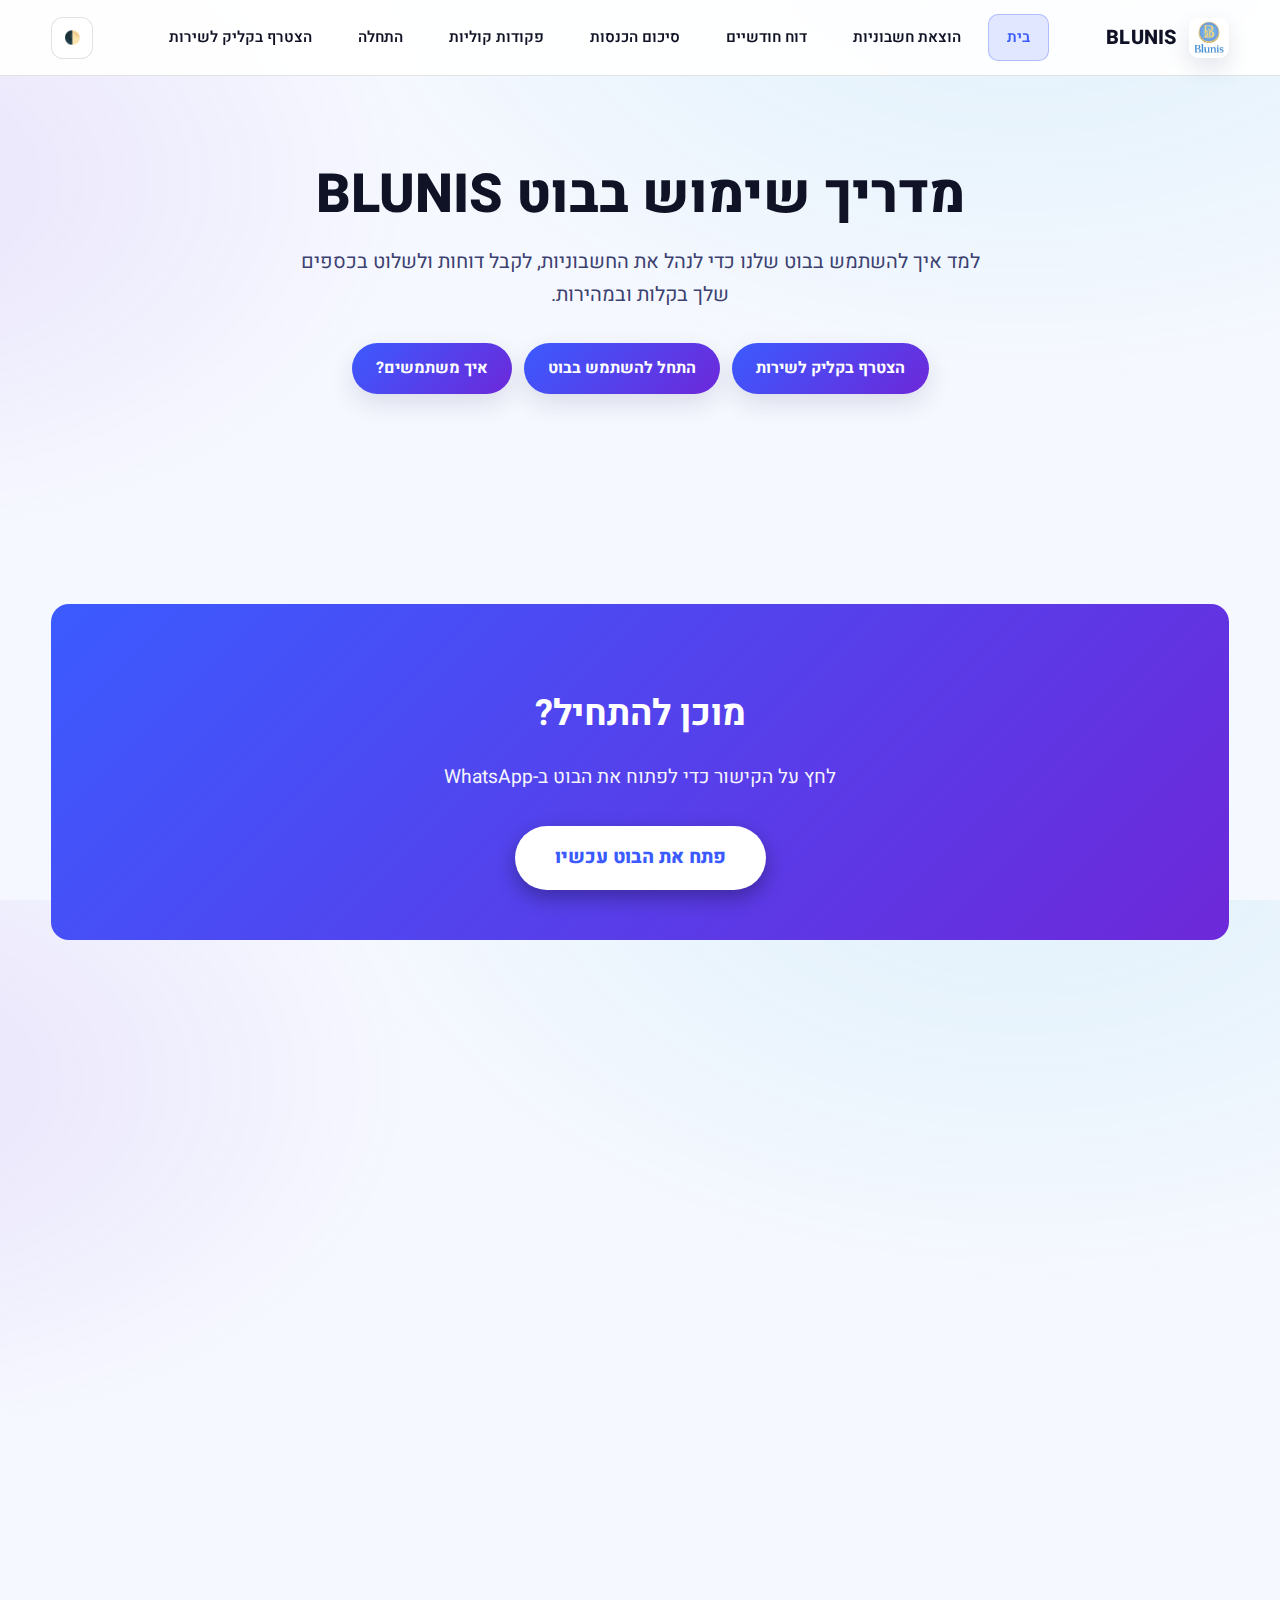
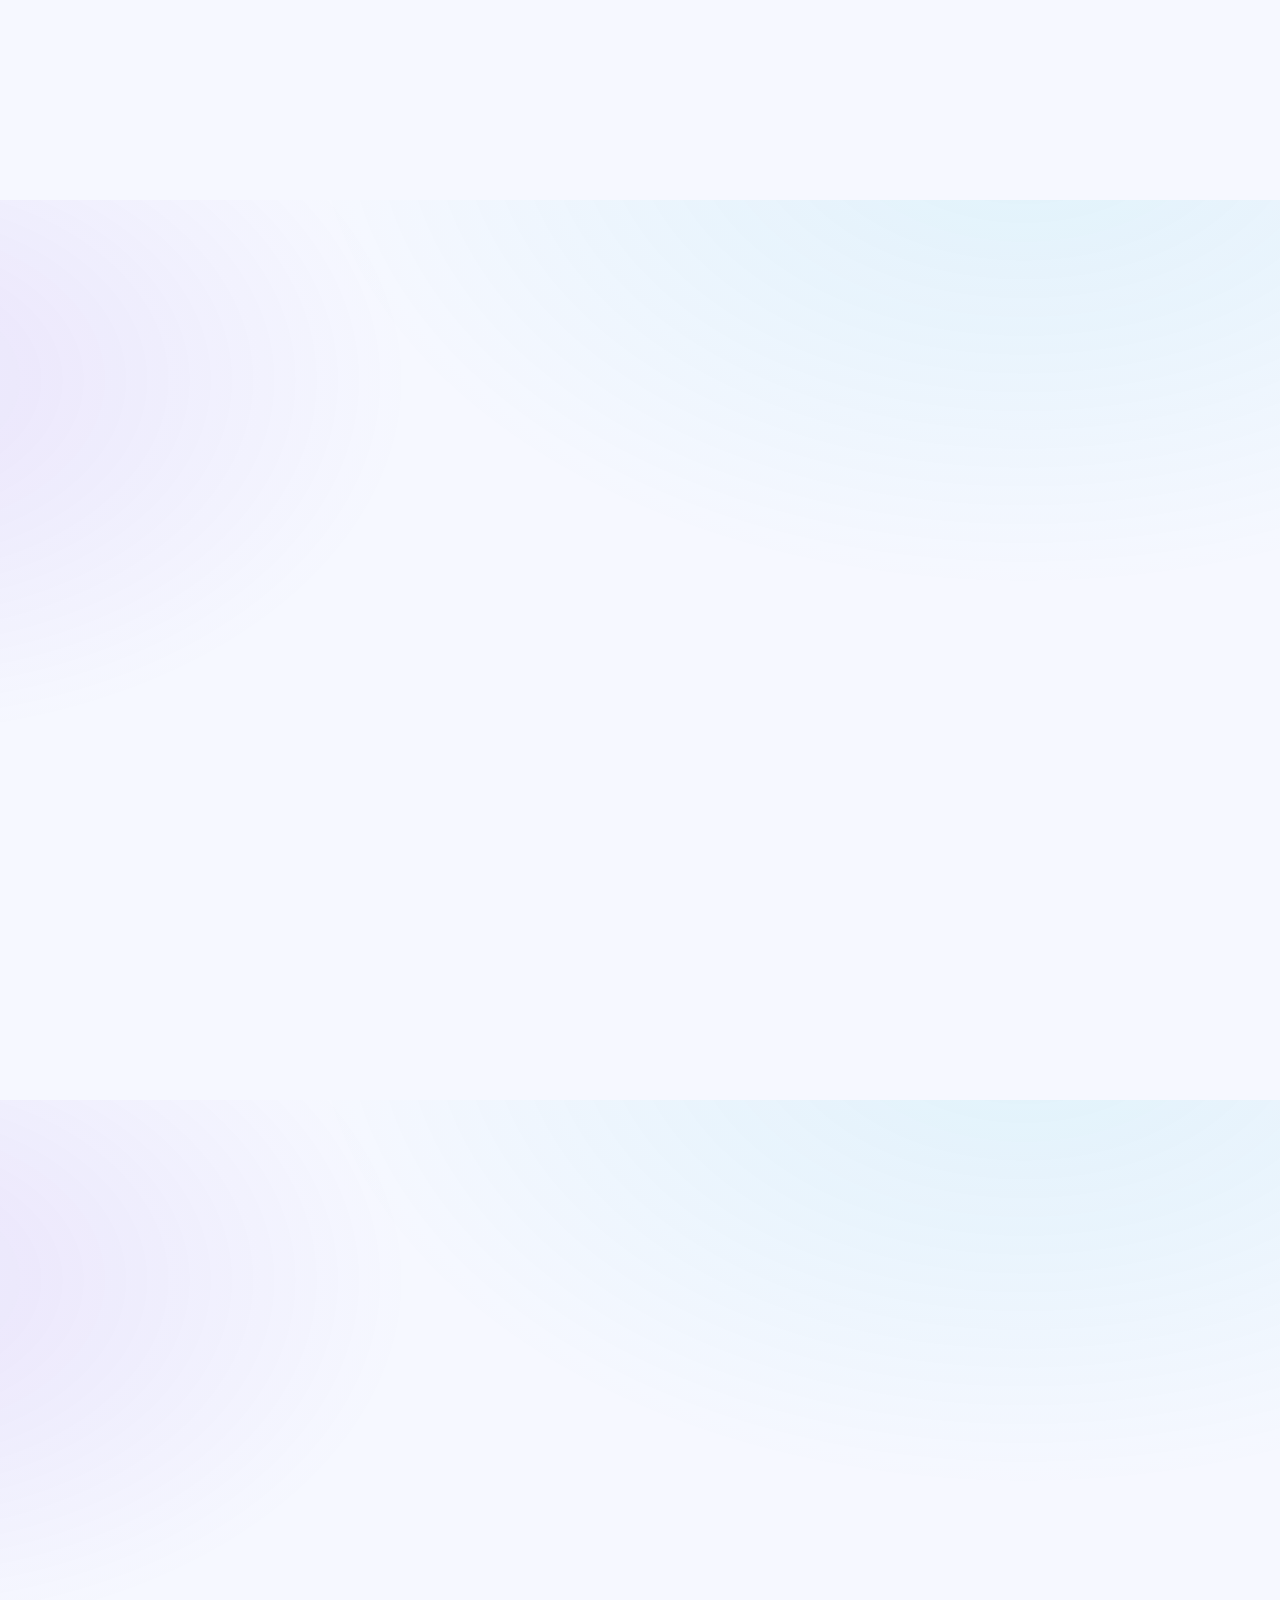
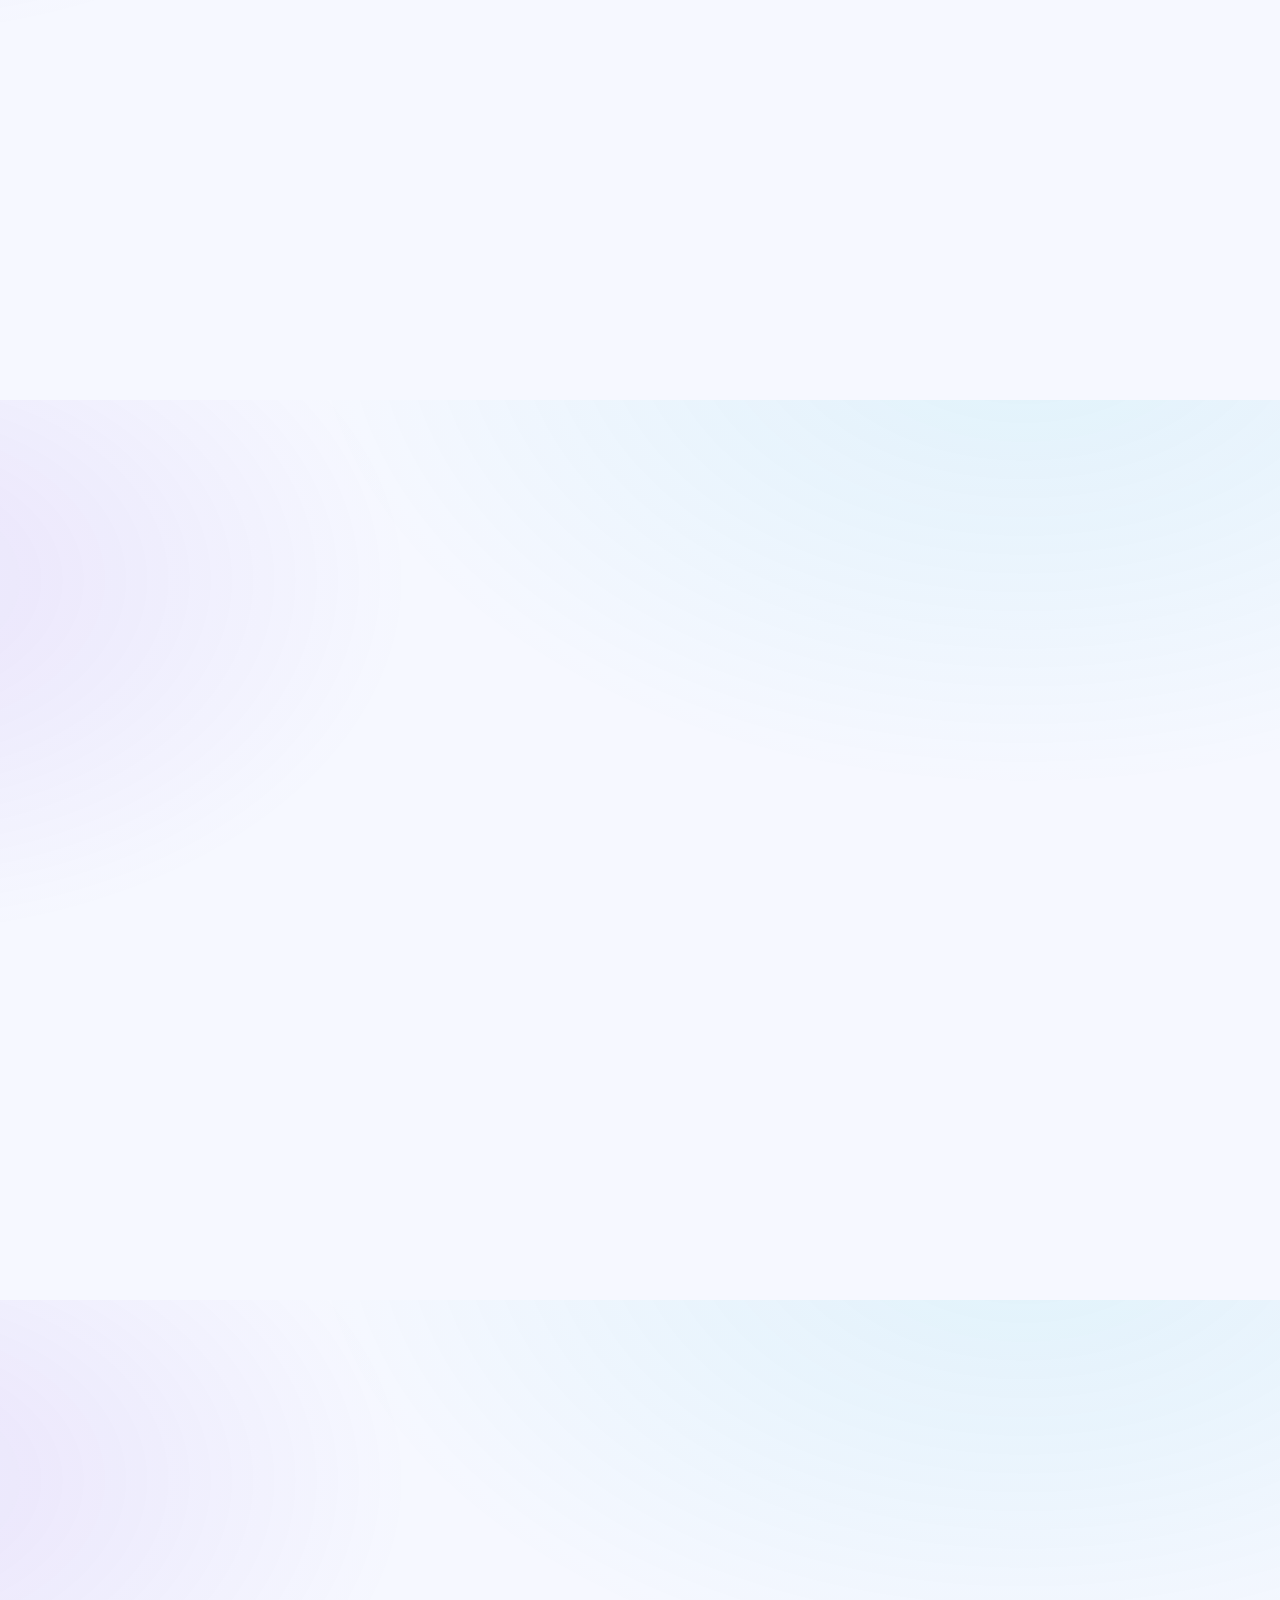
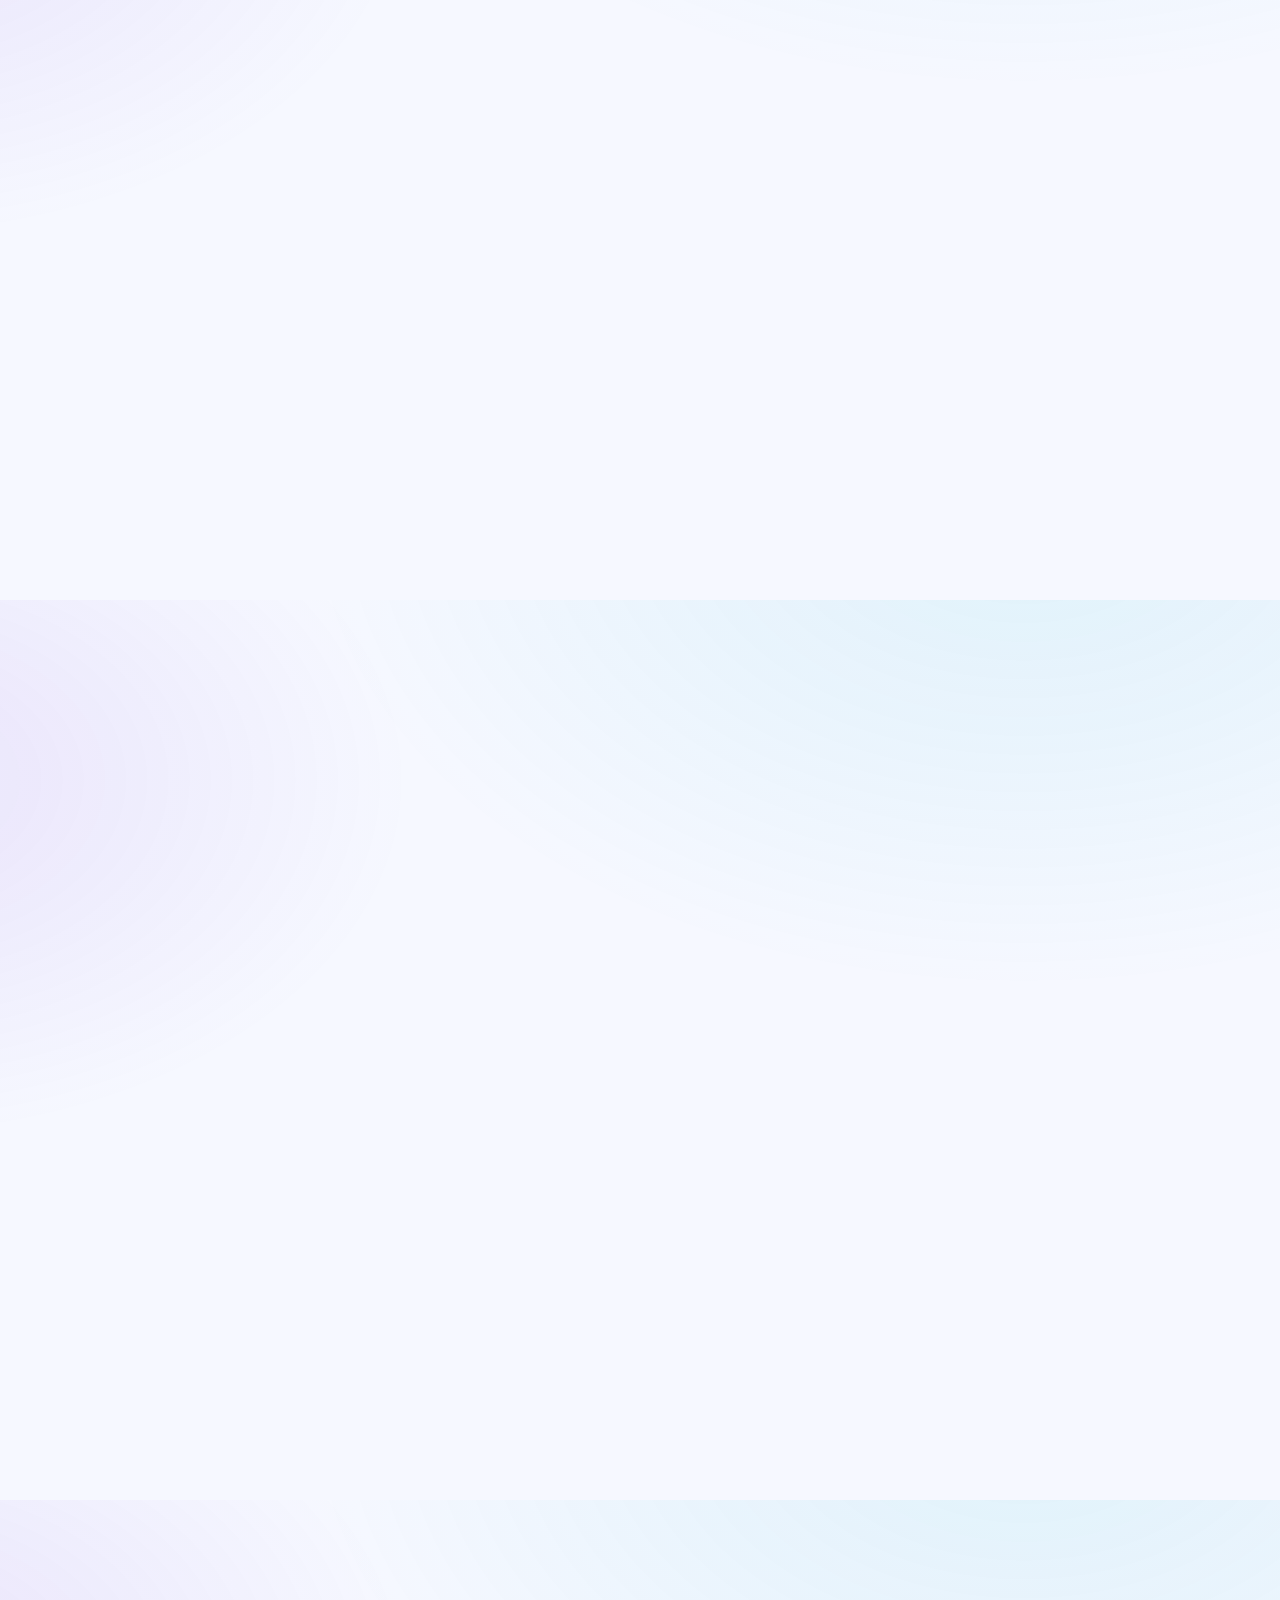
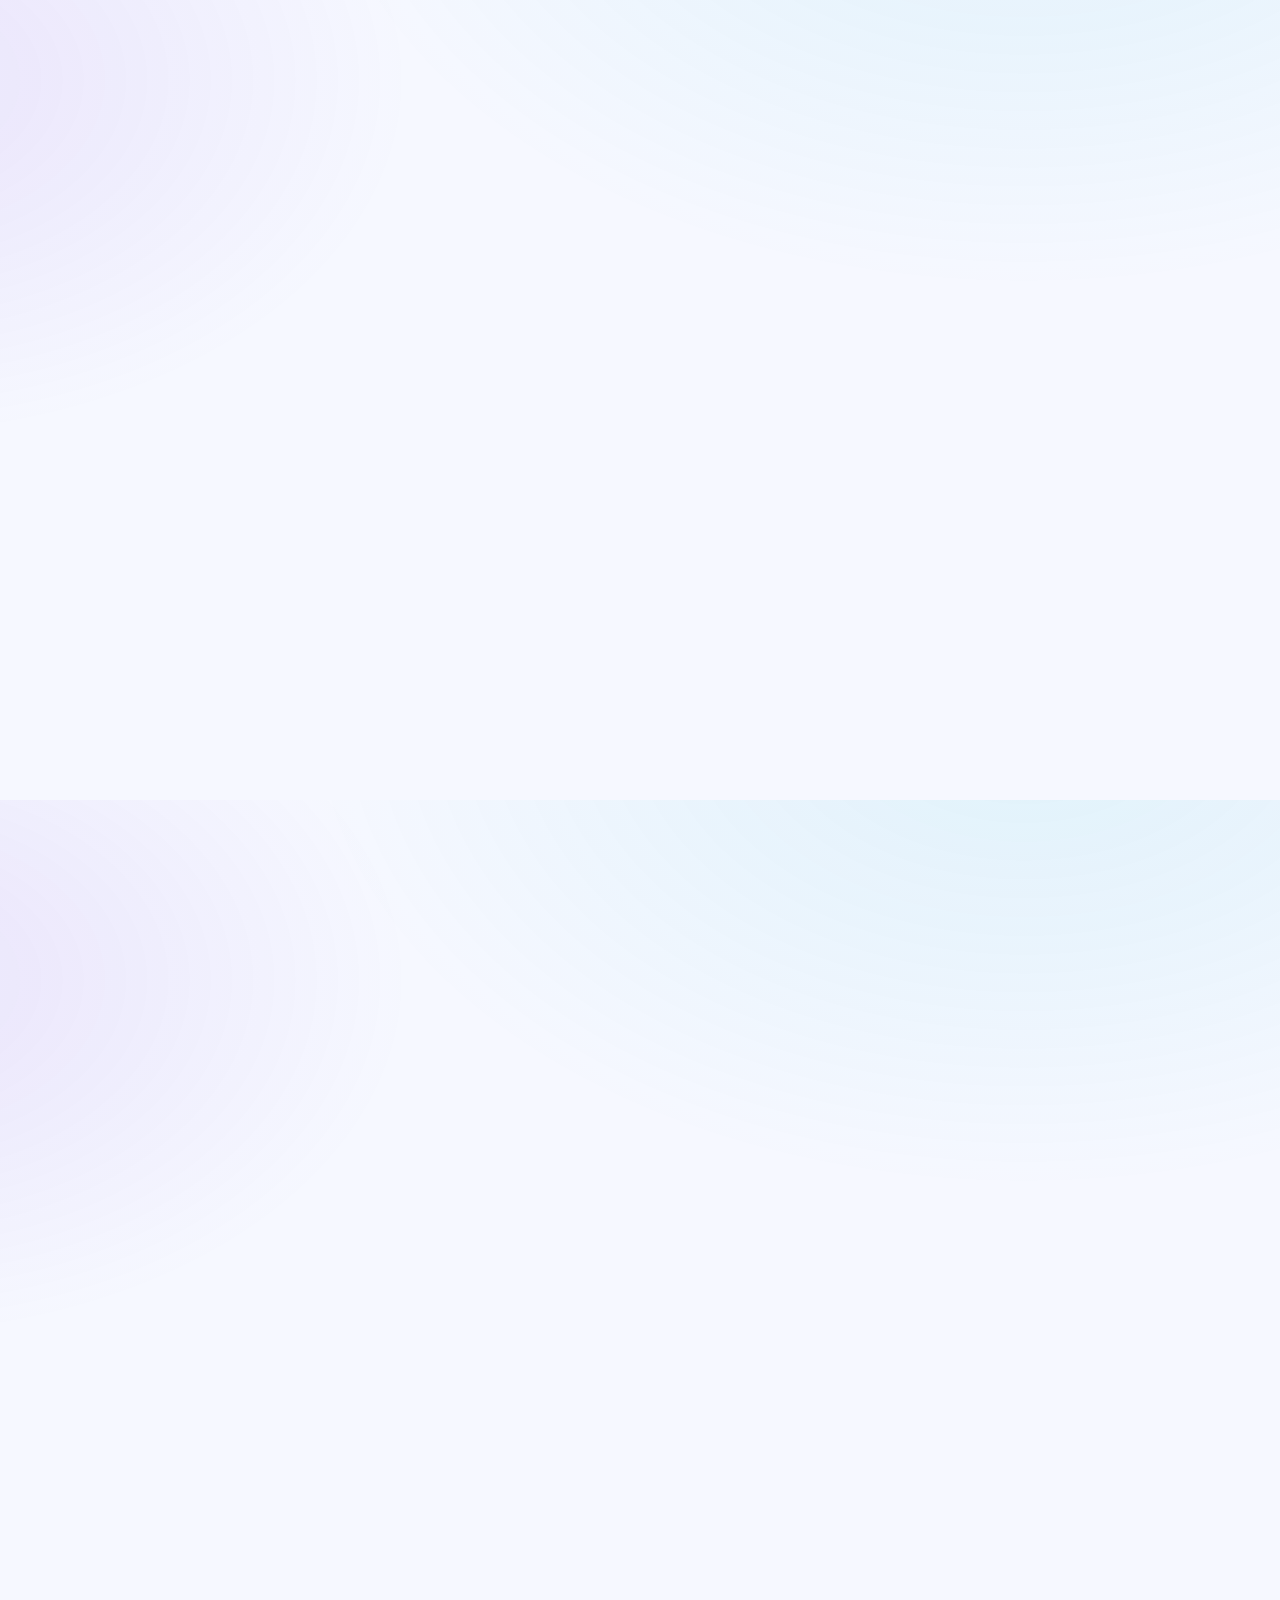
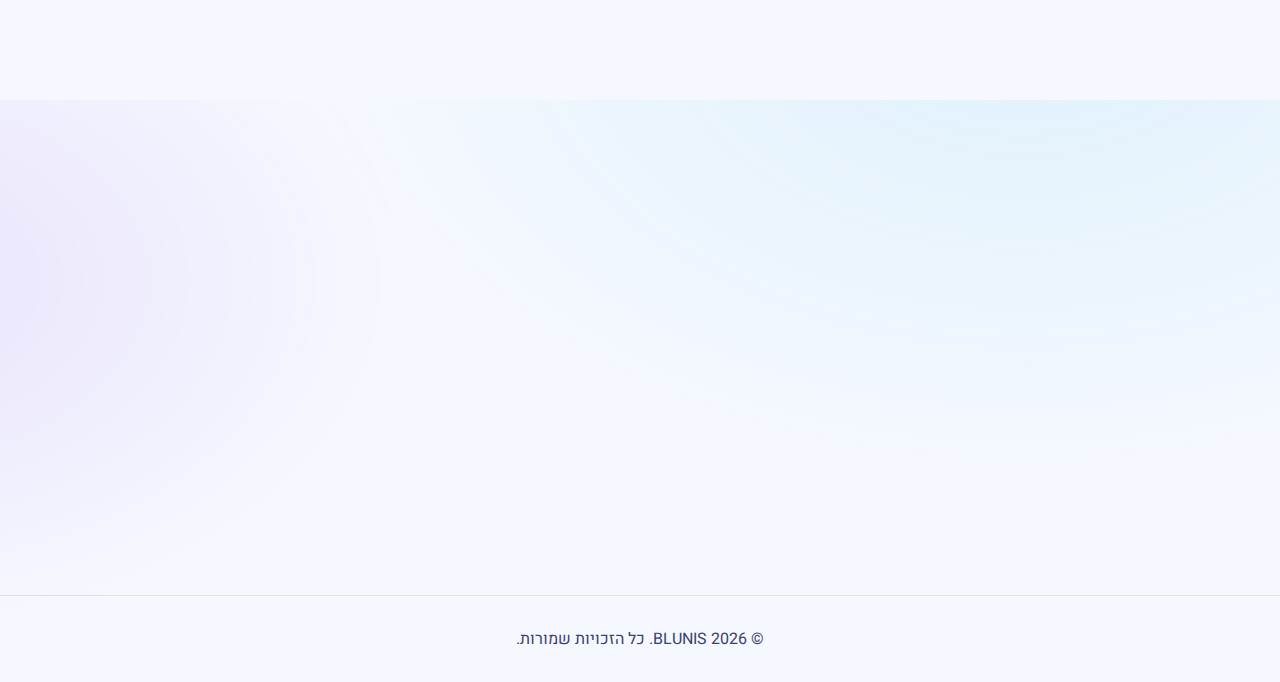
<file: index.html>
<!DOCTYPE html>
<html lang="he" dir="rtl" class="light">
<head>
  <meta charset="utf-8" />
  <meta name="viewport" content="width=device-width, initial-scale=1" />
  <title>מדריך שימוש בבוט BLUNIS</title>
  <meta name="description" content="מדריך מפורט לשימוש בבוט BLUNIS - יצירת חשבוניות, קבלת דוחות, סיכומי הכנסות ועוד" />
  <link rel="icon" type="image/x-icon" href="logo/logo.ico" />
  <link rel="icon" type="image/png" href="logo/logo.png" />
  <link rel="apple-touch-icon" href="logo/logo.png" />
  <link href="https://fonts.googleapis.com/css2?family=Heebo:wght@400;500;700;800&display=swap" rel="stylesheet">

  <style>
    /* =========================
       Design System
       ========================= */
    :root {
      --bg: #0f1220;
      --surface: #151933;
      --surface-2: #1b2040;
      --text: #e9ebff;
      --muted: #bac2ff;
      --brand: #6c8cff;
      --brand-2: #86e3ff;
      --accent: #a78bfa;
      --card: #0f1329;
      --ok: #22c55e;
      --shadow: 0 10px 30px rgba(0,0,0,.35);
      --radius: 18px;
    }
    :root.light {
      --bg: #f6f8ff;
      --surface: #ffffff;
      --surface-2: #eef2ff;
      --text: #101225;
      --muted: #3c4270;
      --brand: #3b5bff;
      --brand-2: #06b6d4;
      --accent: #6d28d9;
      --card: #ffffff;
      --shadow: 0 10px 25px rgba(23,35,80,.12);
    }

    * { box-sizing: border-box }
    html, body { height: 100% }
    body {
      margin: 0;
      font-family: "Heebo", system-ui, -apple-system, Segoe UI, Roboto, Arial, "Noto Sans Hebrew", sans-serif;
      background:
        radial-gradient(1200px 800px at 80% -10%, color-mix(in oklab, var(--brand-2) 10%, transparent), transparent 60%),
        radial-gradient(900px 600px at -10% 20%, color-mix(in oklab, var(--accent) 10%, transparent), transparent 60%),
        var(--bg);
      color: var(--text);
      line-height: 1.65;
      scroll-behavior: smooth;
    }

    a { color: inherit; text-decoration: none }
    img { max-width: 100%; display: block; border-radius: var(--radius) }
    .container { width: min(1200px, 92vw); margin: 0 auto }

    /* ===== Header ===== */
    header.navbar {
      position: sticky; top: 0; z-index: 40;
      backdrop-filter: blur(10px);
      background: color-mix(in oklab, var(--surface) 92%, transparent);
      border-bottom: 1px solid color-mix(in oklab, var(--text) 12%, transparent);
    }
    .nav-inner { display: flex; align-items: center; justify-content: space-between; padding: 14px 0 }
    .brand { display: flex; align-items: center; gap: 12px; font-weight: 800; font-size: 1.25rem; letter-spacing: .3px }
    .brand-logo {
      width: 40px; height: 40px; border-radius: 10px;
      object-fit: contain; display: block; box-shadow: var(--shadow);
    }

    .nav-menu {
      display: flex; align-items: center; gap: 8px; flex: 1; justify-content: center;
    }
    .nav-link {
      padding: 10px 18px; border-radius: 10px; font-weight: 600; font-size: 0.95rem;
      color: var(--text); transition: all .2s ease; white-space: nowrap;
      border: 1px solid transparent;
    }
    .nav-link:hover {
      background: color-mix(in oklab, var(--surface-2) 80%, transparent);
      color: var(--brand);
      transform: translateY(-1px);
    }
    .nav-link.active {
      background: color-mix(in oklab, var(--brand) 15%, transparent);
      color: var(--brand);
      border-color: color-mix(in oklab, var(--brand) 30%, transparent);
    }

    .actions { display: flex; align-items: center; gap: 10px }
    .menu-toggle {
      display: none;
      width: 42px; height: 42px; border-radius: 12px; cursor: pointer;
      border: 1px solid color-mix(in oklab, var(--text) 12%, transparent);
      background: var(--surface); align-items: center; justify-content: center;
      flex-direction: column; gap: 5px;
    }
    .menu-toggle span {
      width: 20px; height: 2px; background: var(--text); border-radius: 2px;
      transition: all .3s ease;
    }
    .menu-toggle.active span:nth-child(1) { transform: rotate(45deg) translate(6px, 6px); }
    .menu-toggle.active span:nth-child(2) { opacity: 0; }
    .menu-toggle.active span:nth-child(3) { transform: rotate(-45deg) translate(6px, -6px); }
    .btn, button.btn {
      padding: 12px 24px; border-radius: 999px; border: 1px solid color-mix(in oklab, var(--text) 12%, transparent);
      background: linear-gradient(180deg, color-mix(in oklab, var(--surface) 85%, transparent), var(--surface-2));
      color: var(--text); font-weight: 700; box-shadow: var(--shadow);
      transition: transform .12s ease, box-shadow .12s ease; cursor: pointer;
      font-size: 1rem;
    }
    .btn:hover { transform: translateY(-1px) }
    .btn.primary { background: linear-gradient(135deg, var(--brand), var(--accent)); border: none; color: #fff }

    .icon-btn {
      display: grid; place-items: center;
      width: 42px; height: 42px; border-radius: 12px; cursor: pointer;
      border: 1px solid color-mix(in oklab, var(--text) 12%, transparent);
      background: var(--surface);
    }

    /* ===== Hero ===== */
    .hero { padding: 90px 0 70px; text-align: center }
    .title-xl { font-size: clamp(28px, 5vw, 54px); line-height: 1.1; font-weight: 800; margin: 0 0 14px }
    .lead { color: var(--muted); font-size: clamp(16px, 2.2vw, 20px); margin-bottom: 24px; max-width: 700px; margin-left: auto; margin-right: auto }
    .cta-row { display: flex; gap: 12px; flex-wrap: wrap; align-items: center; justify-content: center; margin-top: 32px }

    /* ===== Sections ===== */
    section { padding: 80px 0 }
    .section-title { font-size: clamp(22px, 4vw, 36px); font-weight: 800; text-align: center; margin: 0 0 10px }
    .section-sub { text-align: center; color: var(--muted); margin-bottom: 48px; font-size: 1.1rem }

    .card {
      background: linear-gradient(180deg, color-mix(in oklab,var(--card) 90%, transparent), var(--surface-2));
      border: 1px solid color-mix(in oklab, var(--text) 10%, transparent);
      border-radius: var(--radius); padding: 28px; box-shadow: var(--shadow);
    }

    /* ===== Example Sections ===== */
    .example-section { margin-bottom: 60px }
    .example-title {
      font-size: clamp(20px, 3vw, 28px);
      font-weight: 800;
      margin-bottom: 12px;
      color: var(--brand);
    }
    .example-description {
      color: var(--muted);
      margin-bottom: 24px;
      font-size: 1.05rem;
    }

    .options-grid {
      display: grid;
      grid-template-columns: repeat(auto-fit, minmax(280px, 1fr));
      gap: 20px;
      margin-top: 24px;
    }

    .option-card {
      background: var(--card);
      border: 1px solid color-mix(in oklab, var(--text) 10%, transparent);
      border-radius: var(--radius);
      padding: 20px;
      box-shadow: var(--shadow);
    }

    .option-title {
      font-weight: 700;
      font-size: 1.1rem;
      margin-bottom: 12px;
      color: var(--text);
    }

    .example-image {
      width: 100%;
      border-radius: 12px;
      margin-top: 16px;
      box-shadow: 0 4px 12px rgba(0,0,0,.15);
      border: 1px solid color-mix(in oklab, var(--text) 8%, transparent);
    }

    .single-example {
      margin-top: 32px;
    }

    .single-example .example-image {
      max-width: 800px;
      margin: 24px auto 0;
    }

    /* ===== Bot Link Section ===== */
    .bot-link-section {
      background: linear-gradient(135deg, var(--brand), var(--accent));
      border-radius: var(--radius);
      padding: 50px 30px;
      text-align: center;
      color: #fff;
      margin: 60px 0;
    }

    .bot-link-section h2 {
      font-size: clamp(24px, 4vw, 36px);
      margin-bottom: 16px;
      color: #fff;
    }

    .bot-link-section p {
      font-size: 1.2rem;
      margin-bottom: 32px;
      opacity: 0.95;
    }

    .bot-link-btn {
      display: inline-block;
      padding: 16px 40px;
      background: #fff;
      color: var(--brand);
      border-radius: 999px;
      font-weight: 800;
      font-size: 1.2rem;
      box-shadow: 0 8px 20px rgba(0,0,0,.3);
      transition: transform .2s ease, box-shadow .2s ease;
    }

    .bot-link-btn:hover {
      transform: translateY(-2px);
      box-shadow: 0 12px 28px rgba(0,0,0,.4);
    }

    /* ===== Footer ===== */
    footer {
      padding: 30px 0;
      color: var(--muted);
      border-top: 1px solid color-mix(in oklab, var(--text) 10%, transparent);
      text-align: center;
    }

    /* ===== Animations ===== */
    [data-animate] {
      opacity: 0;
      transform: translateY(18px);
      transition: .6s ease;
    }
    [data-animate].in {
      opacity: 1;
      transform: none;
    }

    @media (max-width: 960px) {
      .options-grid {
        grid-template-columns: 1fr;
      }
      .nav-menu {
        position: fixed; top: 70px; right: 0; left: 0;
        background: var(--surface); border-bottom: 1px solid color-mix(in oklab, var(--text) 12%, transparent);
        flex-direction: column; padding: 20px; gap: 8px; box-shadow: var(--shadow);
        transform: translateY(-100%); opacity: 0; pointer-events: none;
        transition: all .3s ease; z-index: 30;
      }
      .nav-menu.active {
        transform: translateY(0); opacity: 1; pointer-events: all;
      }
      .nav-link {
        width: 100%; text-align: center; padding: 14px 18px;
      }
      .menu-toggle {
        display: flex;
      }
    }
  </style>
</head>
<body>
  <!-- ===== Header ===== -->
  <header class="navbar">
    <div class="container nav-inner">
      <div class="brand">
        <img src="logo/logo.png" alt="BLUNIS Logo" class="brand-logo" />
        BLUNIS
      </div>
      <nav class="nav-menu" id="navMenu">
        <a href="#home" class="nav-link active">בית</a>
        <a href="#invoices" class="nav-link">הוצאת חשבוניות</a>
        <a href="#monthly-report" class="nav-link">דוח חודשיים</a>
        <a href="#income-summary" class="nav-link">סיכום הכנסות</a>
        <a href="#voice-commands" class="nav-link">פקודות קוליות</a>
        <a href="#get-started" class="nav-link">התחלה</a>
        <a href="https://did.li/HxiDN" target="_blank" class="nav-link">הצטרף בקליק לשירות</a>
      </nav>
      <div class="actions">
        <button id="menuToggle" class="menu-toggle" aria-label="תפריט">
          <span></span>
          <span></span>
          <span></span>
        </button>
        <button id="themeToggle" class="icon-btn" aria-label="החלפת מצב בהיר/כהה">🌓</button>
      </div>
    </div>
  </header>

  <!-- ===== Hero ===== -->
  <section class="hero" id="home">
    <div class="container">
      <h1 class="title-xl" data-animate>מדריך שימוש בבוט BLUNIS</h1>
      <p class="lead" data-animate>
        למד איך להשתמש בבוט שלנו כדי לנהל את החשבוניות, לקבל דוחות ולשלוט בכספים שלך בקלות ובמהירות.
      </p>
      <div class="cta-row" data-animate>
        <a href="https://did.li/HxiDN" target="_blank" class="btn primary">הצטרף בקליק לשירות</a>
        <a href="https://wa.me/14422780677" target="_blank" class="btn primary">התחל להשתמש בבוט</a>
        <a href="#invoices" class="btn primary" id="howToUseBtn">איך משתמשים?</a>
      </div>
    </div>
  </section>

  <!-- ===== Bot Link Section ===== -->
  <section class="container" id="get-started">
    <div class="bot-link-section" data-animate>
      <h2>מוכן להתחיל?</h2>
      <p>לחץ על הקישור כדי לפתוח את הבוט ב-WhatsApp</p>
      <a href="https://wa.me/14422780677" target="_blank" class="bot-link-btn">פתח את הבוט עכשיו</a>
    </div>
  </section>

  <!-- ===== Example 1: Invoice Generation ===== -->
  <section class="container" id="invoices">
    <div class="card example-section" data-animate>
      <h2 class="example-title">דוגמא 1: הוצאת חשבוניות</h2>
      <p class="example-description">
        הבוט מאפשר לך ליצור חשבוניות במגוון דרכים. בחר את השיטה המתאימה לך ביותר.
      </p>

      <div class="options-grid">
        <div class="option-card">
          <div class="option-title">אפשרות 1: יצירת חשבונית רגילה</div>
          <p class="muted" style="font-size: 0.95rem; margin-bottom: 0;">
            יצירת חשבונית בצורה פשוטה ומהירה עם כל הפרטים הנדרשים.
          </p>
          <img src="images/a1.jpeg" alt="יצירת חשבונית רגילה" class="example-image" />
        </div>

        <div class="option-card">
          <div class="option-title">אפשרות 2: יצירת חשבונית עם כל המידע בהתחלה</div>
          <p class="muted" style="font-size: 0.95rem; margin-bottom: 0;">
            הזנת כל הפרטים בבת אחת ליצירת חשבונית מהירה ומדויקת.
          </p>
          <img src="images/a2.jpeg" alt="יצירת חשבונית עם כל המידע בהתחלה" class="example-image" />
        </div>

        <div class="option-card">
          <div class="option-title">אפשרות 3: יצירת חשבונית ושינוי רגע לפני היצירה</div>
          <p class="muted" style="font-size: 0.95rem; margin-bottom: 0;">
            אפשרות לערוך ולשנות פרטים לפני יצירת החשבונית הסופית.
          </p>
          <img src="images/a3.jpeg" alt="יצירת חשבונית ושינוי רגע לפני היצירה" class="example-image" />
        </div>

        <div class="option-card">
          <div class="option-title">אפשרות 4: יצירת חשבונית לפי קבלת כסף בביט</div>
          <p class="muted" style="font-size: 0.95rem; margin-bottom: 0;">
            יצירת חשבונית אוטומטית כאשר מתקבל תשלום דרך ביט.
          </p>
          <img src="images/a4.jpeg" alt="יצירת חשבונית לפי קבלת כסף בביט" class="example-image" />
        </div>
      </div>
    </div>
  </section>

  <!-- ===== Example 2: Monthly Report ===== -->
  <section class="container" id="monthly-report">
    <div class="card example-section" data-animate>
      <h2 class="example-title">דוגמא 2: שליחת דוח חודשיים אחרונים של הרו"ח</h2>
      <p class="example-description">
        קבל דוח מפורט של החודשיים האחרונים עם כל המידע הנדרש לרואה החשבון שלך.
      </p>
      <div class="single-example">
        <img src="images/b1.jpeg" alt="שליחת דוח חודשיים אחרונים של הרו״ח" class="example-image" />
      </div>
    </div>
  </section>

  <!-- ===== Example 3: Income Summary ===== -->
  <section class="container" id="income-summary">
    <div class="card example-section" data-animate>
      <h2 class="example-title">דוגמא 3: סיכום הכנסות לתקופה מסוימת</h2>
      <p class="example-description">
        בקש מהבוט סיכום מפורט של ההכנסות שלך לתקופה ספציפית שבוחרת.
      </p>
      <div class="single-example">
        <img src="images/c1.jpeg" alt="סיכום הכנסות לתקופה מסוימת" class="example-image" />
      </div>
    </div>
  </section>

  <!-- ===== Example 4: Voice Commands ===== -->
  <section class="container" id="voice-commands">
    <div class="card example-section" data-animate>
      <h2 class="example-title">דוגמא 4: הבוט יכול לקבל גם פקודה בהקלטה</h2>
      <p class="example-description">
        לא צריך להקליד! תוכל לשלוח פקודות לבוט גם באמצעות הקלטת קול - נוח ומהיר יותר.
      </p>
      <div class="single-example">
        <img src="images/d1.jpeg" alt="הבוט יכול לקבל גם פקודה בהקלטה" class="example-image" />
      </div>
    </div>
  </section>

  <!-- ===== Final CTA ===== -->
  <section class="container">
    <div class="bot-link-section" data-animate>
      <h2>מוכן להתחיל להשתמש בבוט?</h2>
      <p>לחץ על הקישור כדי לפתוח את הבוט ב-WhatsApp ולהתחיל</p>
      <a href="https://wa.me/14422780677" target="_blank" class="bot-link-btn">פתח את הבוט עכשיו</a>
    </div>
  </section>

  <footer>
    <div class="container">
      <div>© <span id="year"></span> BLUNIS. כל הזכויות שמורות.</div>
    </div>
  </footer>

  <script src="app.js"></script>
</body>
</html>
</file>
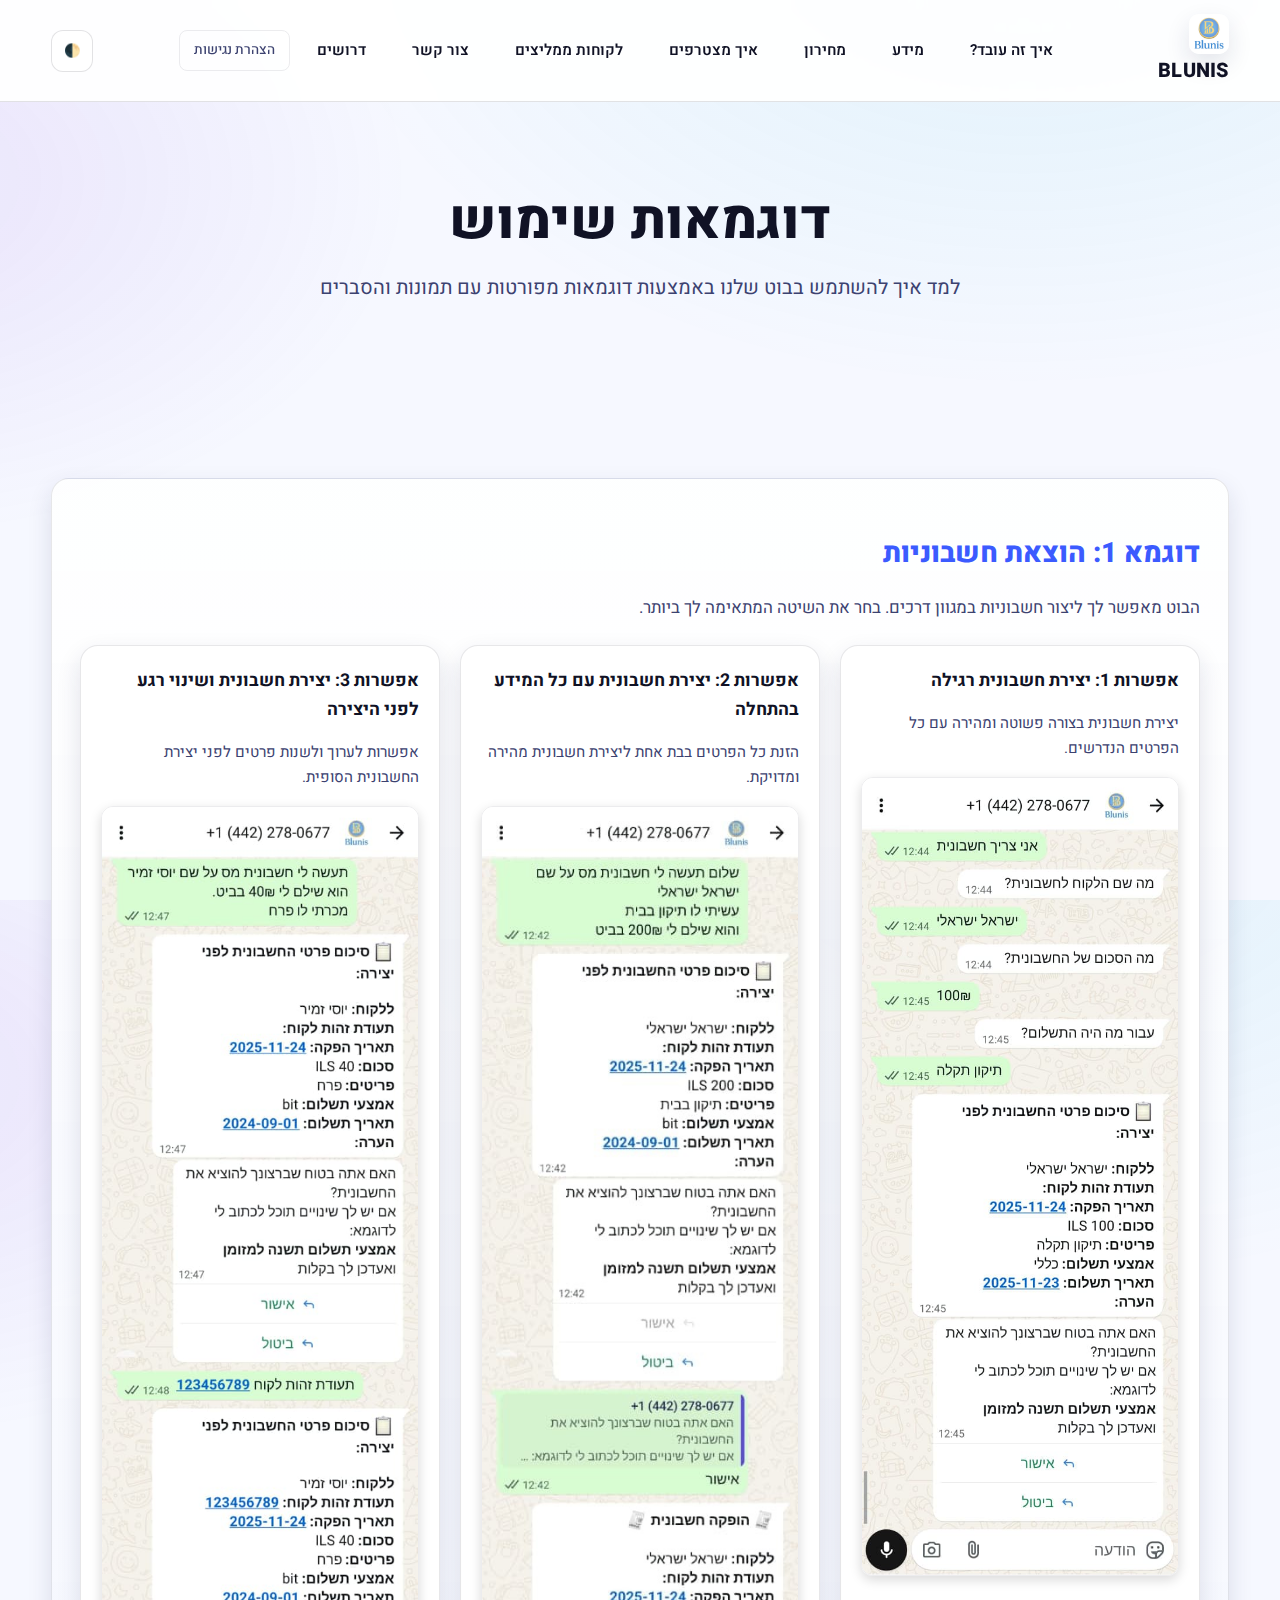
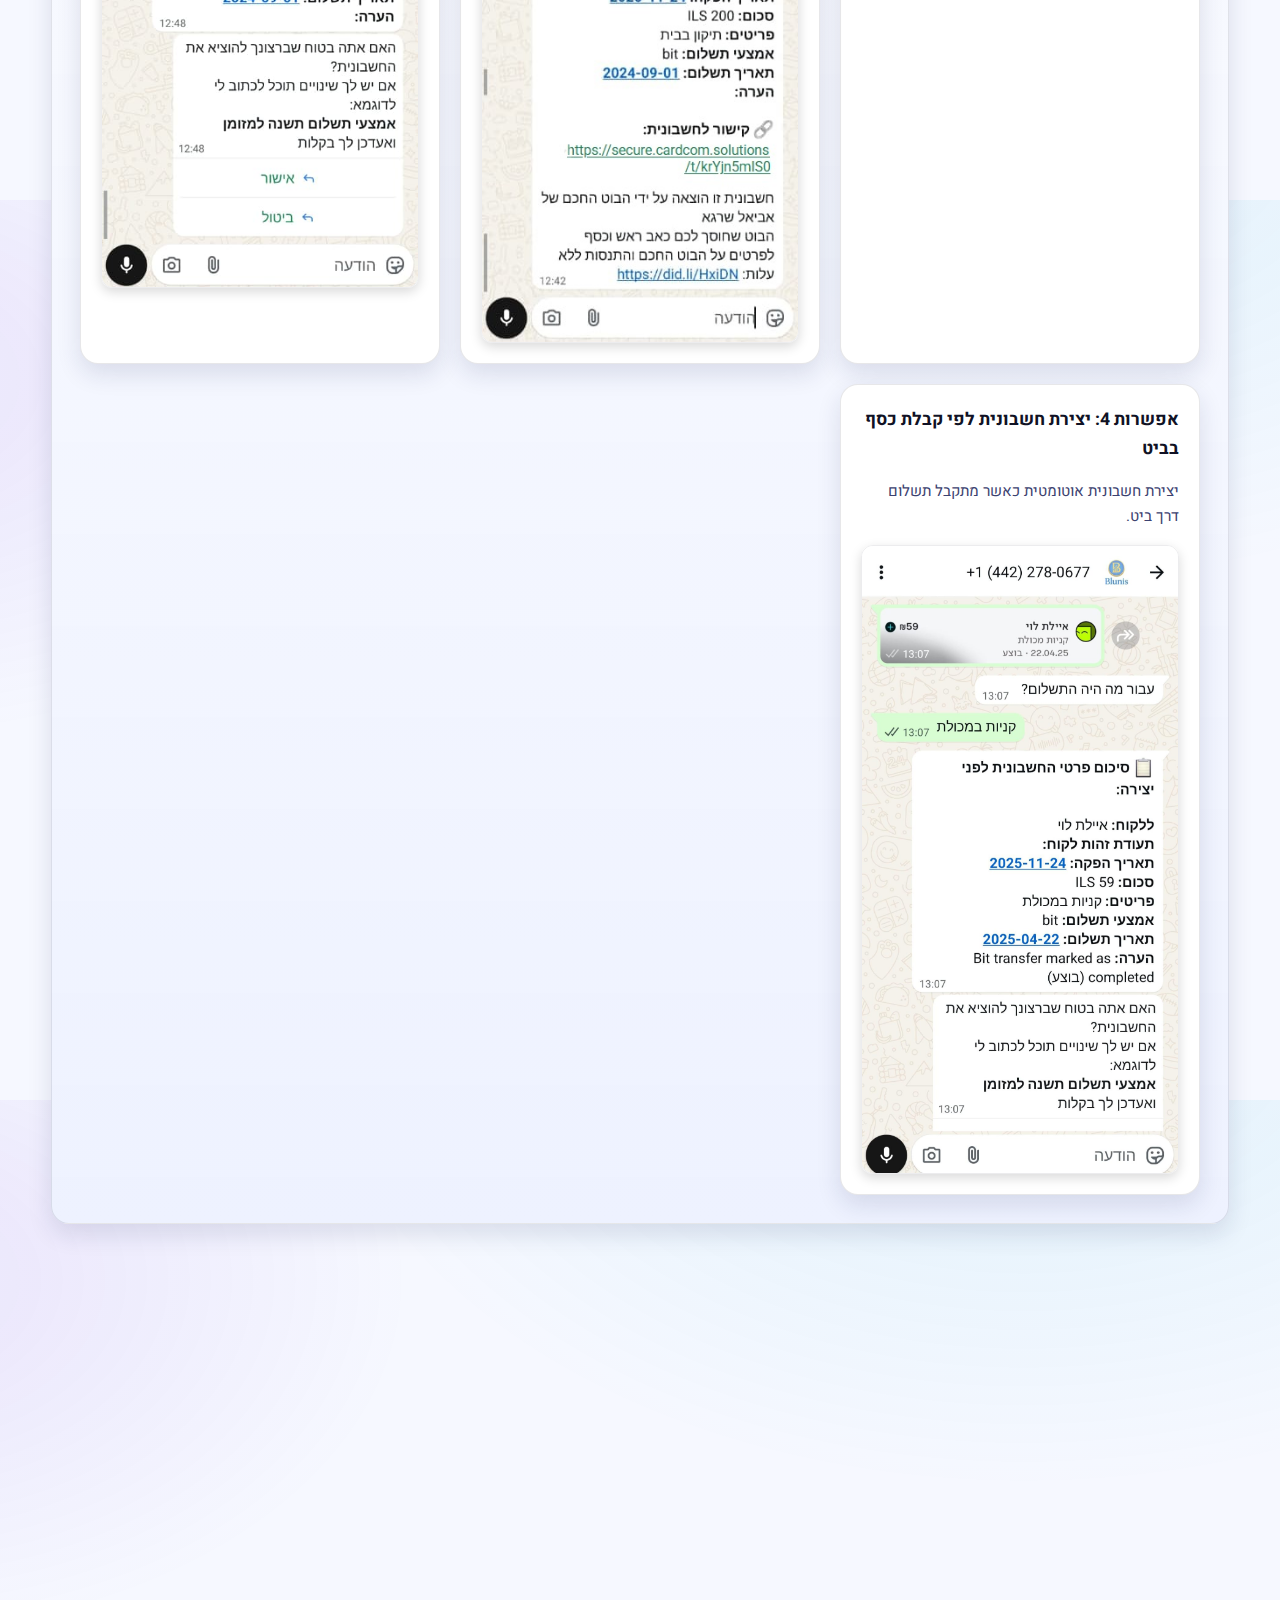
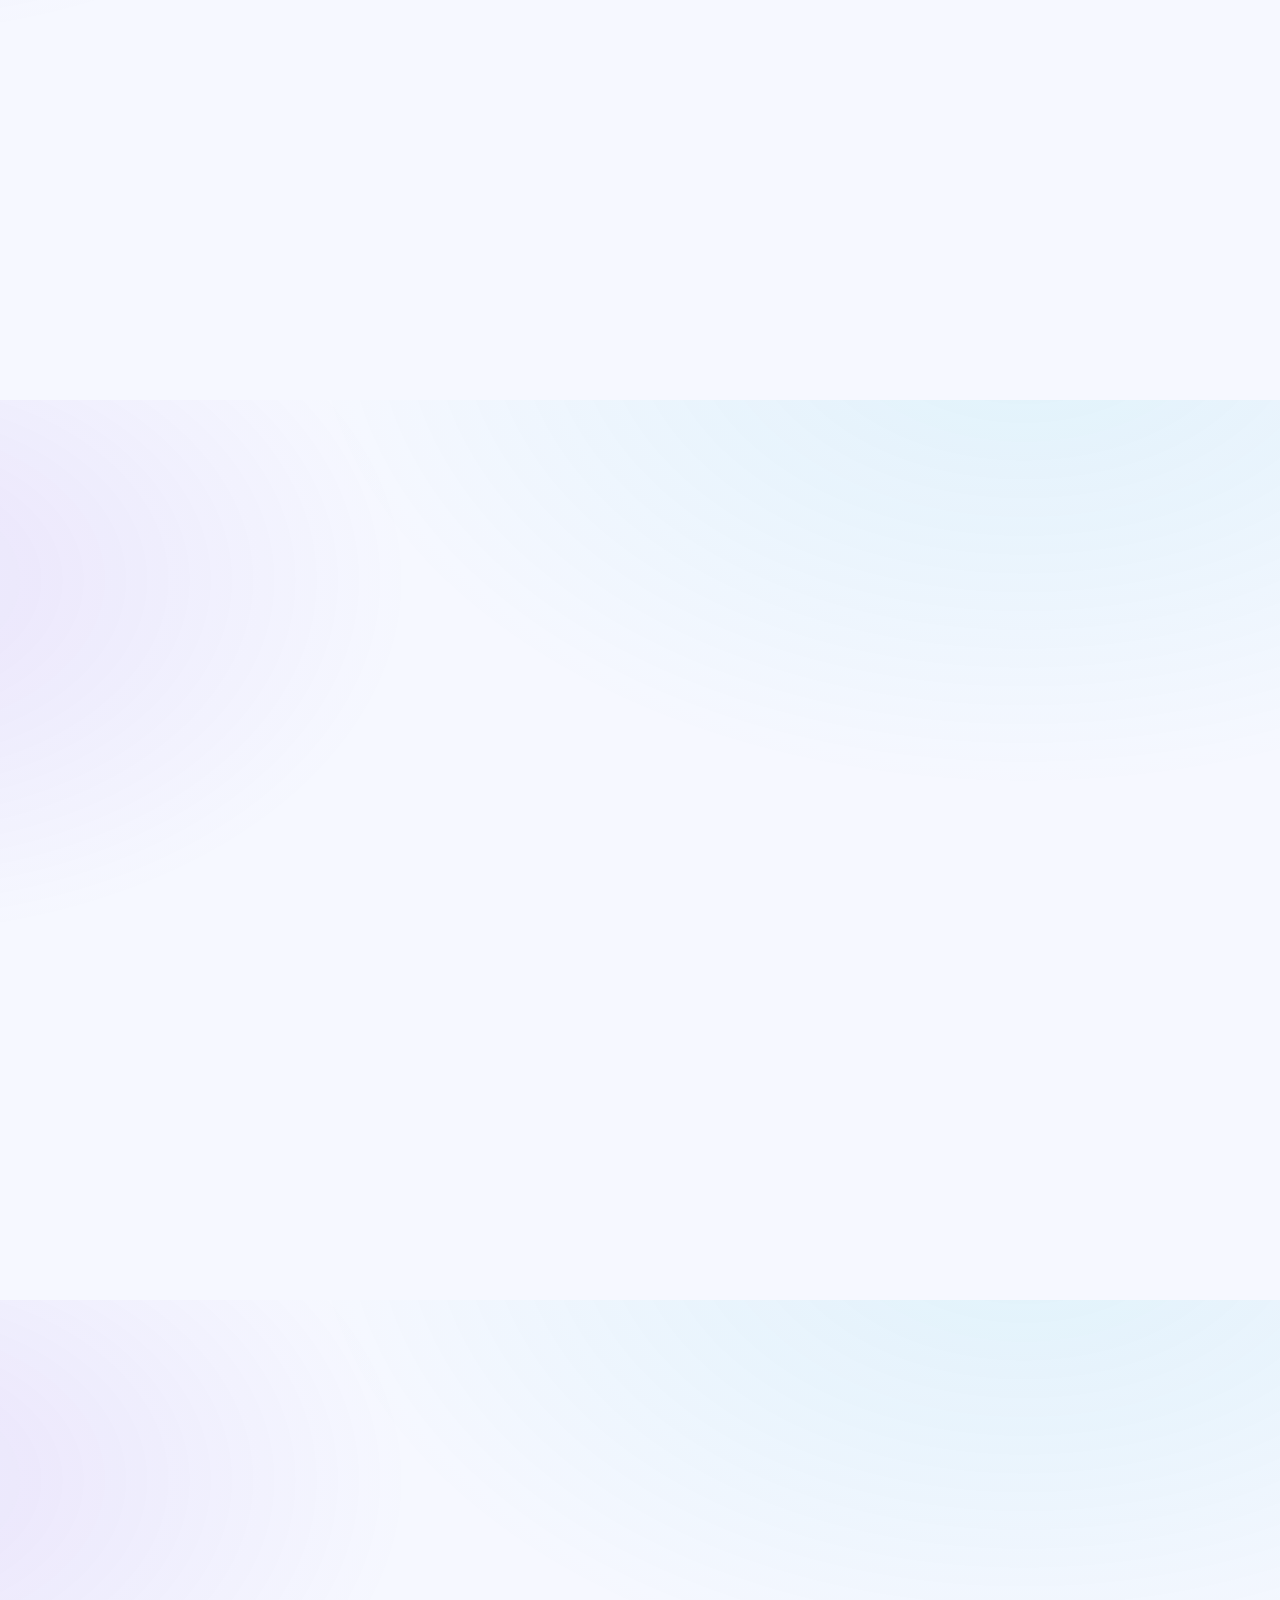
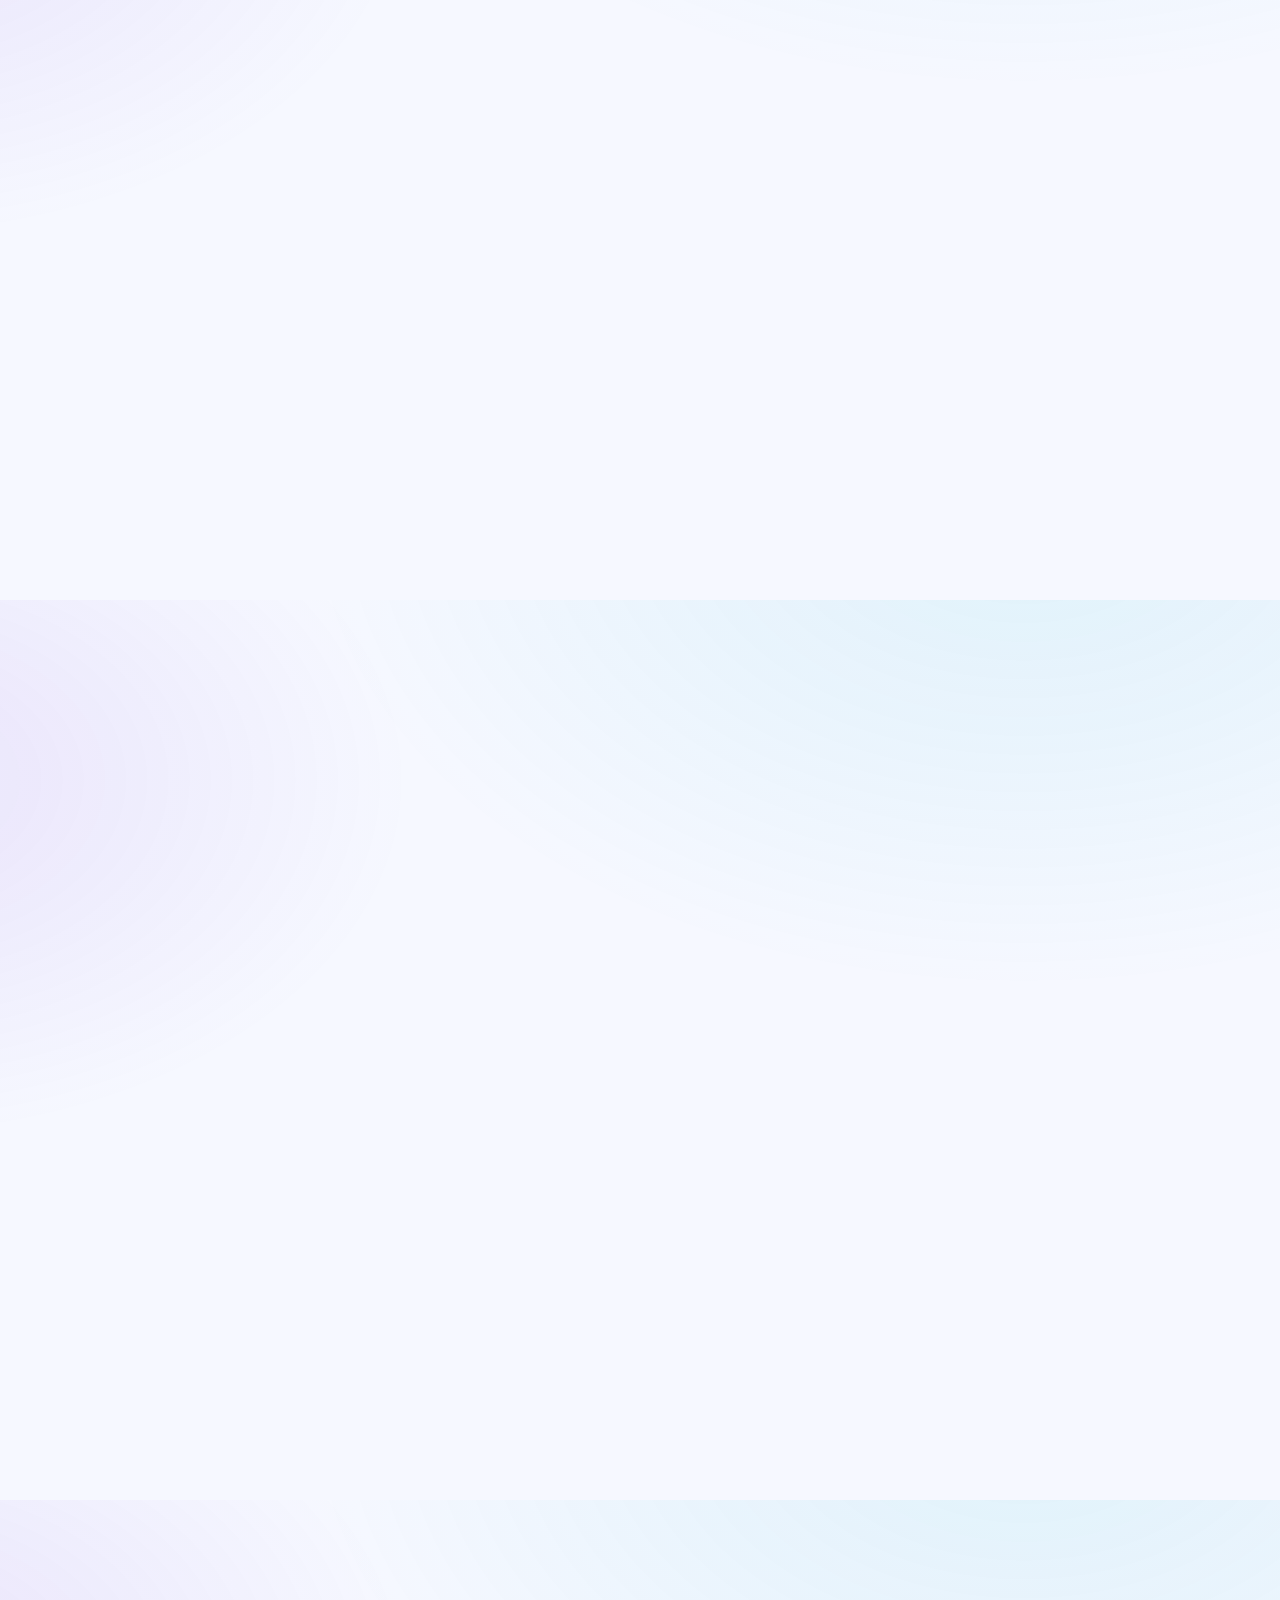
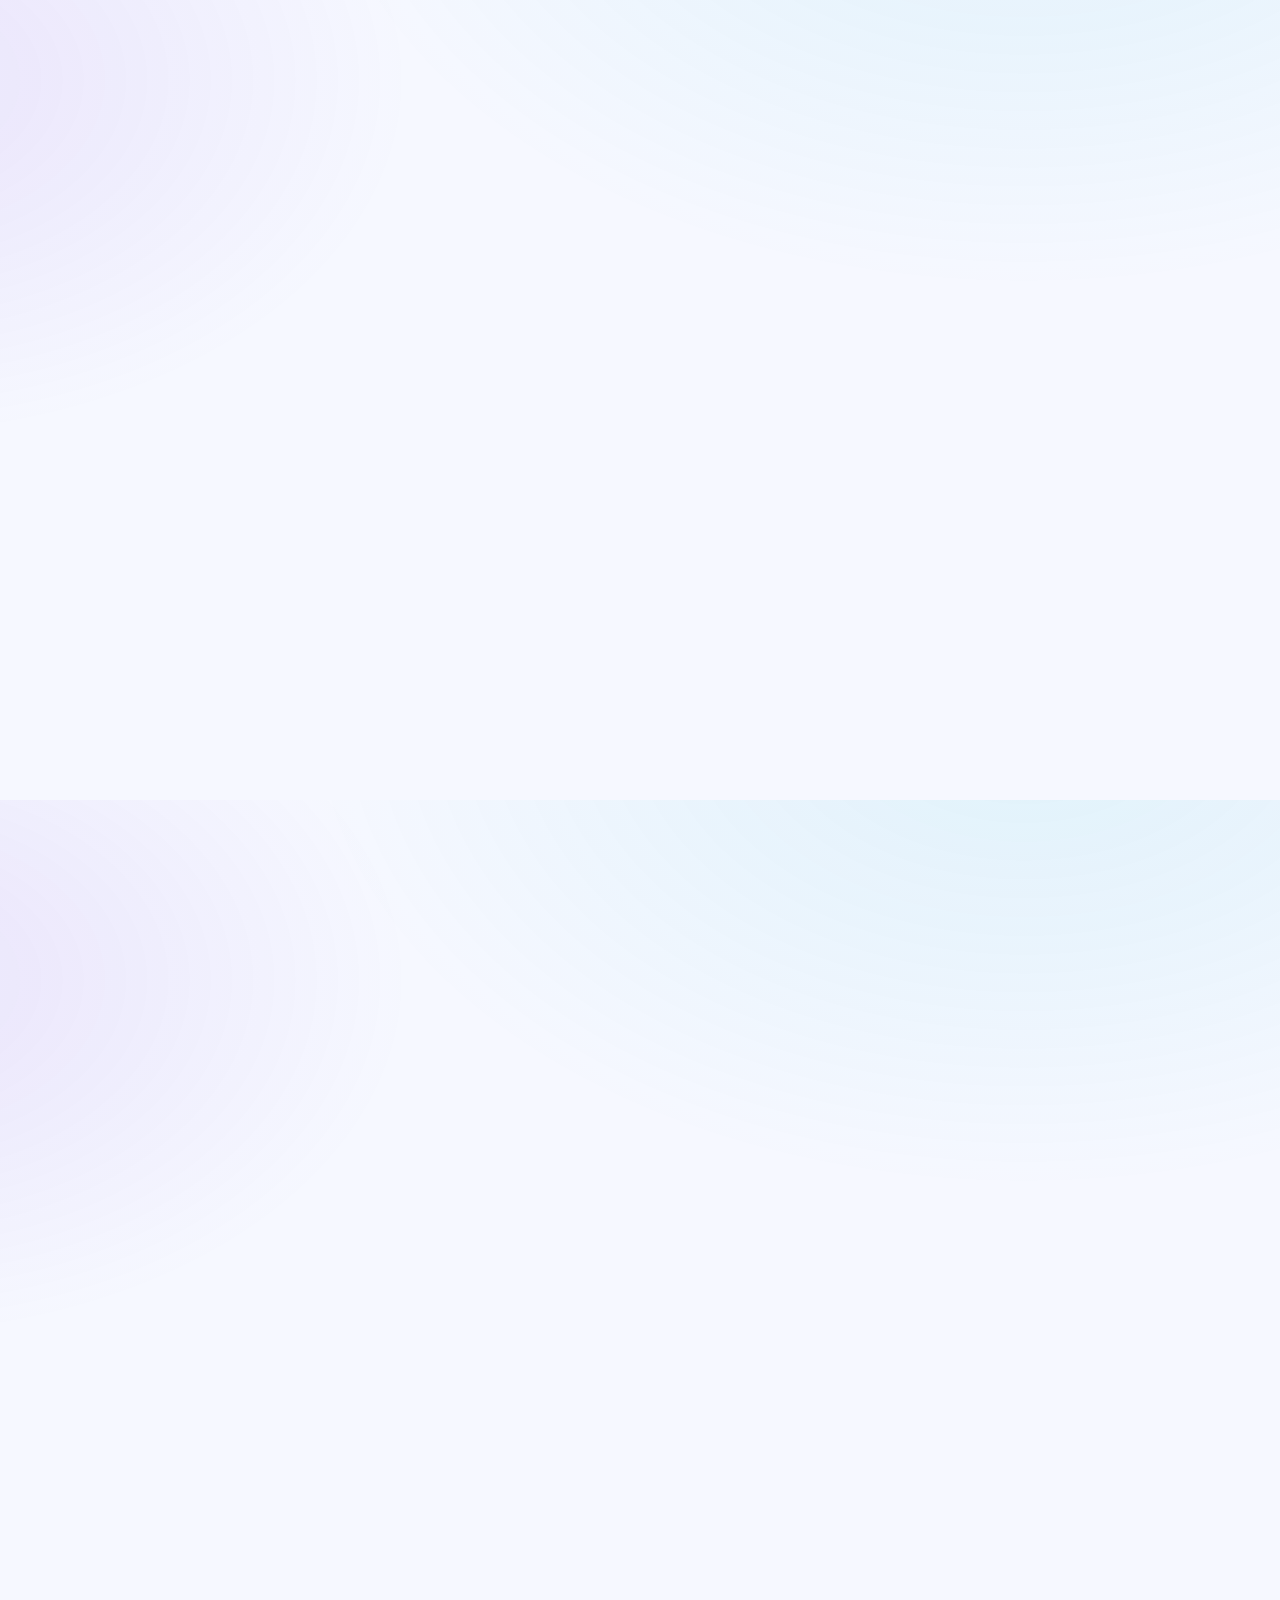
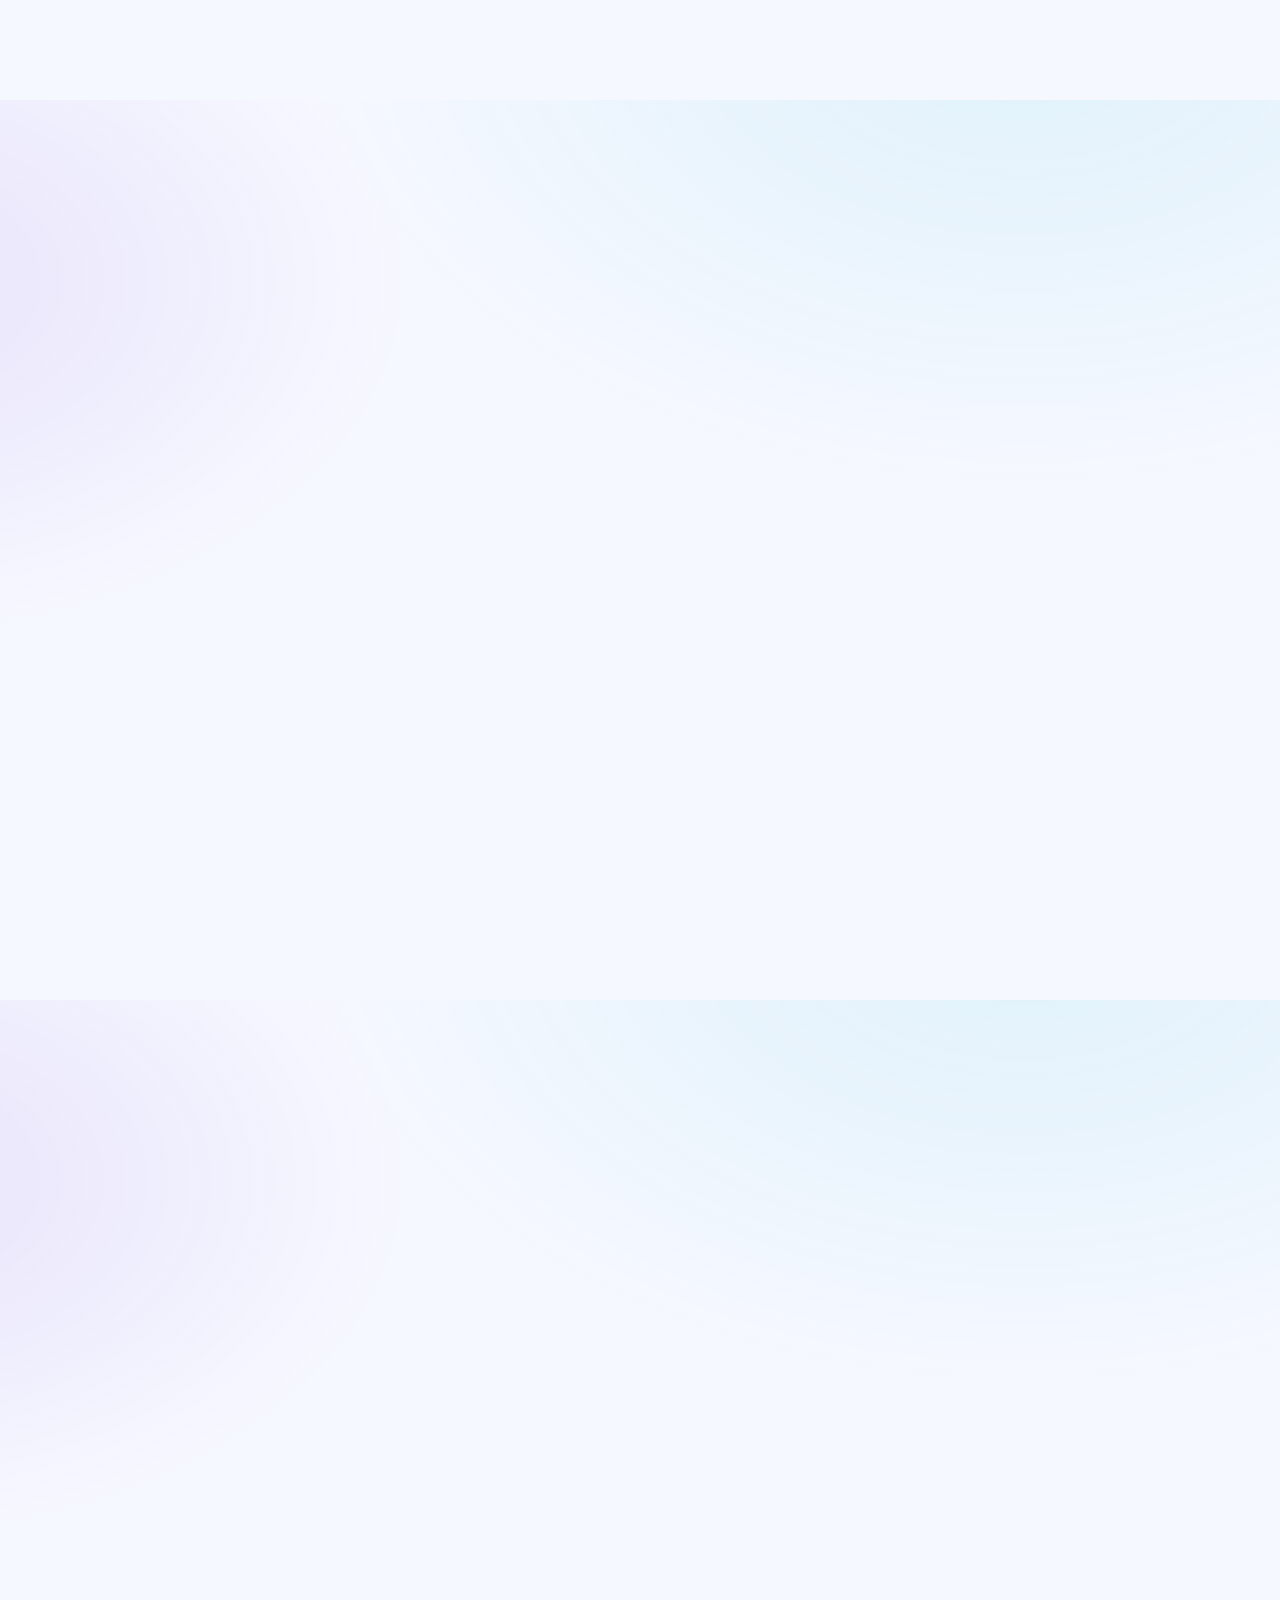
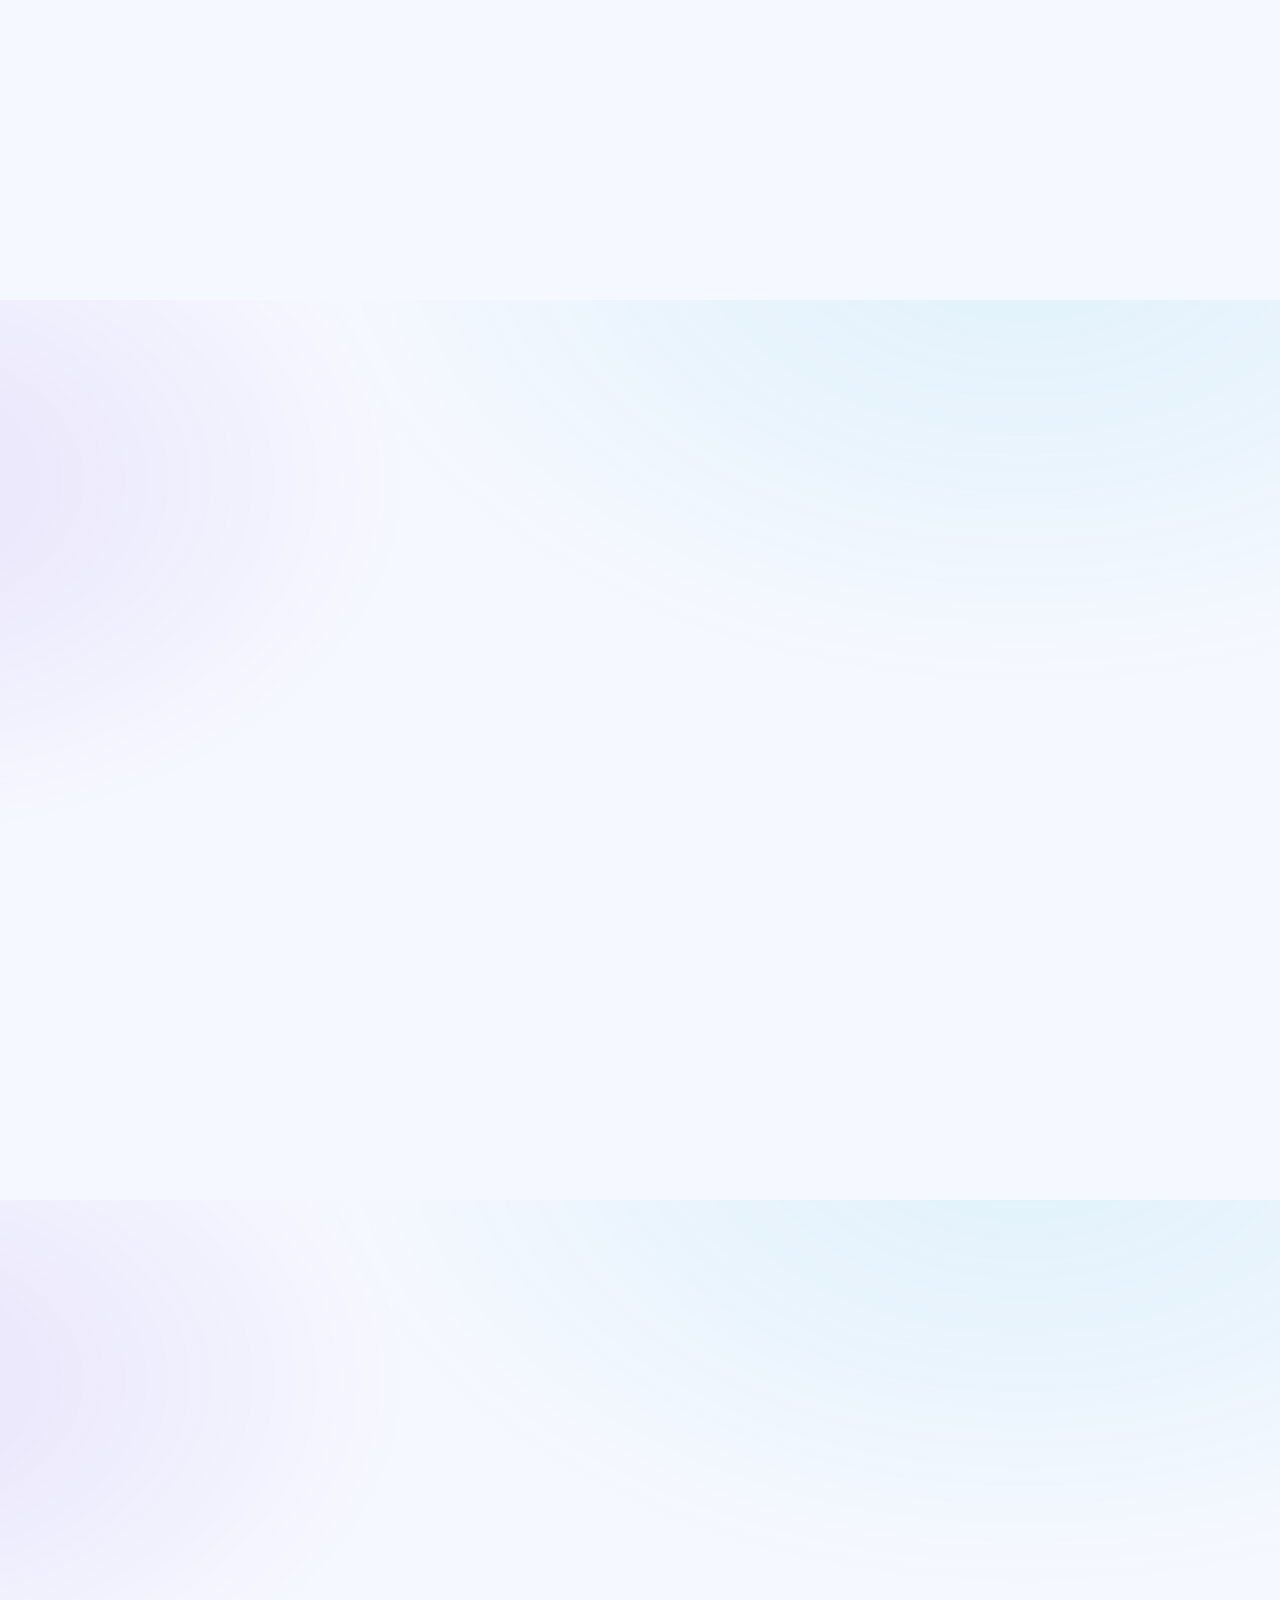
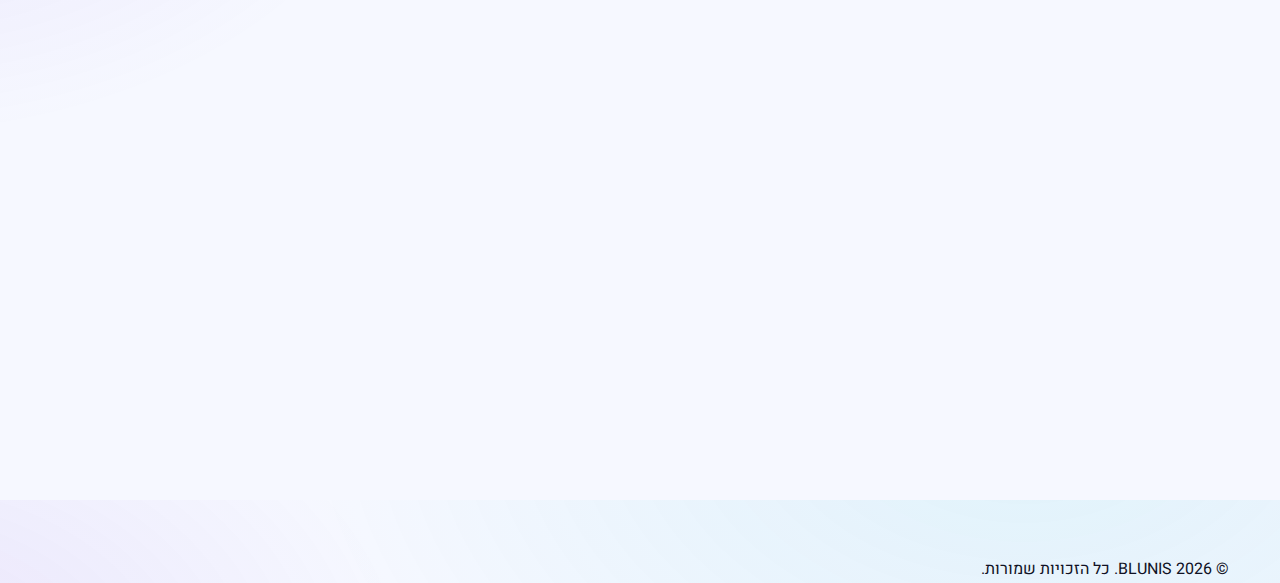
<file: examples.html>
<!DOCTYPE html>
<html lang="he" dir="rtl" class="light">
<head>
  <meta charset="utf-8" />
  <meta name="viewport" content="width=device-width, initial-scale=1" />
  <title>דוגמאות שימוש - BLUNIS</title>
  <meta name="description" content="דוגמאות מפורטות לשימוש בבוט BLUNIS - יצירת חשבוניות, דוחות, סיכומי הכנסות ועוד" />
  <link rel="icon" type="image/x-icon" href="logo/logo.ico" />
  <link rel="icon" type="image/png" href="logo/logo.png" />
  <link rel="apple-touch-icon" href="logo/logo.png" />
  <link href="https://fonts.googleapis.com/css2?family=Heebo:wght@400;500;700;800&display=swap" rel="stylesheet">

  <style>
    /* =========================
       Design System
       ========================= */
    :root {
      --bg: #0f1220;
      --surface: #151933;
      --surface-2: #1b2040;
      --text: #e9ebff;
      --muted: #bac2ff;
      --brand: #6c8cff;
      --brand-2: #86e3ff;
      --accent: #a78bfa;
      --card: #0f1329;
      --ok: #22c55e;
      --shadow: 0 10px 30px rgba(0,0,0,.35);
      --radius: 18px;
    }
    :root.light {
      --bg: #f6f8ff;
      --surface: #ffffff;
      --surface-2: #eef2ff;
      --text: #101225;
      --muted: #3c4270;
      --brand: #3b5bff;
      --brand-2: #06b6d4;
      --accent: #6d28d9;
      --card: #ffffff;
      --shadow: 0 10px 25px rgba(23,35,80,.12);
    }

    * { box-sizing: border-box }
    html, body { height: 100% }
    body {
      margin: 0;
      font-family: "Heebo", system-ui, -apple-system, Segoe UI, Roboto, Arial, "Noto Sans Hebrew", sans-serif;
      background:
        radial-gradient(1200px 800px at 80% -10%, color-mix(in oklab, var(--brand-2) 10%, transparent), transparent 60%),
        radial-gradient(900px 600px at -10% 20%, color-mix(in oklab, var(--accent) 10%, transparent), transparent 60%),
        var(--bg);
      color: var(--text);
      line-height: 1.65;
      scroll-behavior: smooth;
    }

    a { color: inherit; text-decoration: none }
    img { max-width: 100%; display: block; border-radius: var(--radius) }
    .container { width: min(1200px, 92vw); margin: 0 auto }

    /* ===== Header ===== */
    header.navbar {
      position: sticky; top: 0; z-index: 40;
      backdrop-filter: blur(10px);
      background: color-mix(in oklab, var(--surface) 92%, transparent);
      border-bottom: 1px solid color-mix(in oklab, var(--text) 12%, transparent);
    }
    .nav-inner { display: flex; align-items: center; justify-content: space-between; padding: 14px 0 }
    .brand { display: flex; align-items: center; gap: 12px; font-weight: 800; font-size: 1.25rem; letter-spacing: .3px }
    .brand-logo {
      width: 40px; height: 40px; border-radius: 10px;
      object-fit: contain; display: block; box-shadow: var(--shadow);
    }

    .nav-menu {
      display: flex; align-items: center; gap: 8px; flex: 1; justify-content: center;
    }
    .nav-link {
      padding: 10px 18px; border-radius: 10px; font-weight: 600; font-size: 0.95rem;
      color: var(--text); transition: all .2s ease; white-space: nowrap;
      border: 1px solid transparent;
    }
    .nav-link:hover {
      background: color-mix(in oklab, var(--surface-2) 80%, transparent);
      color: var(--brand);
      transform: translateY(-1px);
    }
    .nav-link.active {
      background: color-mix(in oklab, var(--brand) 15%, transparent);
      color: var(--brand);
      border-color: color-mix(in oklab, var(--brand) 30%, transparent);
    }

    .accessibility-link {
      padding: 8px 14px; border-radius: 8px; font-weight: 500; font-size: 0.85rem;
      color: var(--muted); transition: all .2s ease;
      border: 1px solid color-mix(in oklab, var(--text) 8%, transparent);
    }
    .accessibility-link:hover {
      background: color-mix(in oklab, var(--surface-2) 80%, transparent);
      color: var(--text);
    }

    .actions { display: flex; align-items: center; gap: 10px }
    .menu-toggle {
      display: none;
      width: 42px; height: 42px; border-radius: 12px; cursor: pointer;
      border: 1px solid color-mix(in oklab, var(--text) 12%, transparent);
      background: var(--surface); align-items: center; justify-content: center;
      flex-direction: column; gap: 5px;
    }
    .menu-toggle span {
      width: 20px; height: 2px; background: var(--text); border-radius: 2px;
      transition: all .3s ease;
    }
    .menu-toggle.active span:nth-child(1) { transform: rotate(45deg) translate(6px, 6px); }
    .menu-toggle.active span:nth-child(2) { opacity: 0; }
    .menu-toggle.active span:nth-child(3) { transform: rotate(-45deg) translate(6px, -6px); }
    .btn, button.btn {
      padding: 12px 24px; border-radius: 999px; border: 1px solid color-mix(in oklab, var(--text) 12%, transparent);
      background: linear-gradient(180deg, color-mix(in oklab, var(--surface) 85%, transparent), var(--surface-2));
      color: var(--text); font-weight: 700; box-shadow: var(--shadow);
      transition: transform .12s ease, box-shadow .12s ease; cursor: pointer;
      font-size: 1rem;
    }
    .btn:hover { transform: translateY(-1px) }
    .btn.primary { background: linear-gradient(135deg, var(--brand), var(--accent)); border: none; color: #fff }

    .icon-btn {
      display: grid; place-items: center;
      width: 42px; height: 42px; border-radius: 12px; cursor: pointer;
      border: 1px solid color-mix(in oklab, var(--text) 12%, transparent);
      background: var(--surface);
    }

    /* ===== Hero ===== */
    .hero { padding: 90px 0 70px; text-align: center }
    .title-xl { font-size: clamp(28px, 5vw, 54px); line-height: 1.1; font-weight: 800; margin: 0 0 14px }
    .lead { color: var(--muted); font-size: clamp(16px, 2.2vw, 20px); margin-bottom: 24px; max-width: 700px; margin-left: auto; margin-right: auto }
    .cta-row { display: flex; gap: 12px; flex-wrap: wrap; align-items: center; justify-content: center; margin-top: 32px }

    /* ===== Sections ===== */
    section { padding: 80px 0 }
    .section-title { font-size: clamp(22px, 4vw, 36px); font-weight: 800; text-align: center; margin: 0 0 10px }
    .section-sub { text-align: center; color: var(--muted); margin-bottom: 48px; font-size: 1.1rem }

    .card {
      background: linear-gradient(180deg, color-mix(in oklab,var(--card) 90%, transparent), var(--surface-2));
      border: 1px solid color-mix(in oklab, var(--text) 10%, transparent);
      border-radius: var(--radius); padding: 28px; box-shadow: var(--shadow);
      margin-bottom: 40px;
    }

    /* ===== Example Sections ===== */
    .example-section { margin-bottom: 60px }
    .example-title {
      font-size: clamp(20px, 3vw, 28px);
      font-weight: 800;
      margin-bottom: 12px;
      color: var(--brand);
    }
    .example-description {
      color: var(--muted);
      margin-bottom: 24px;
      font-size: 1.05rem;
    }

    .options-grid {
      display: grid;
      grid-template-columns: repeat(auto-fit, minmax(280px, 1fr));
      gap: 20px;
      margin-top: 24px;
    }

    .option-card {
      background: var(--card);
      border: 1px solid color-mix(in oklab, var(--text) 10%, transparent);
      border-radius: var(--radius);
      padding: 20px;
      box-shadow: var(--shadow);
    }

    .option-title {
      font-weight: 700;
      font-size: 1.1rem;
      margin-bottom: 12px;
      color: var(--text);
    }

    .example-image {
      width: 100%;
      border-radius: 12px;
      margin-top: 16px;
      box-shadow: 0 4px 12px rgba(0,0,0,.15);
      border: 1px solid color-mix(in oklab, var(--text) 8%, transparent);
    }

    .single-example {
      margin-top: 32px;
    }

    .single-example .example-image {
      max-width: 800px;
      margin: 24px auto 0;
    }

    /* ===== Animations ===== */
    [data-animate] {
      opacity: 0;
      transform: translateY(18px);
      transition: .6s ease;
    }
    [data-animate].in {
      opacity: 1;
      transform: none;
    }

    @media (max-width: 960px) {
      .options-grid {
        grid-template-columns: 1fr;
      }
      .nav-menu {
        position: fixed; top: 70px; right: 0; left: 0;
        background: var(--surface); border-bottom: 1px solid color-mix(in oklab, var(--text) 12%, transparent);
        flex-direction: column; padding: 20px; gap: 8px; box-shadow: var(--shadow);
        transform: translateY(-100%); opacity: 0; pointer-events: none;
        transition: all .3s ease; z-index: 30;
      }
      .nav-menu.active {
        transform: translateY(0); opacity: 1; pointer-events: all;
      }
      .nav-link {
        width: 100%; text-align: center; padding: 14px 18px;
      }
      .menu-toggle {
        display: flex;
      }
      .accessibility-link {
        font-size: 0.75rem;
        padding: 6px 10px;
      }
    }

    /* ===== Accessibility Modal ===== */
    .modal {
      display: none;
      position: fixed;
      z-index: 1000;
      top: 0;
      left: 0;
      width: 100%;
      height: 100%;
      background: color-mix(in oklab, #000 60%, transparent);
      backdrop-filter: blur(4px);
    }
    .modal.active {
      display: flex;
      align-items: center;
      justify-content: center;
      padding: 20px;
    }
    .modal-content {
      background: var(--surface);
      border-radius: var(--radius);
      padding: 40px;
      max-width: 800px;
      max-height: 90vh;
      overflow-y: auto;
      box-shadow: 0 20px 60px rgba(0,0,0,.5);
      position: relative;
    }
    .modal-close {
      position: absolute;
      top: 20px;
      left: 20px;
      width: 36px;
      height: 36px;
      border-radius: 8px;
      border: 1px solid color-mix(in oklab, var(--text) 20%, transparent);
      background: var(--surface-2);
      color: var(--text);
      cursor: pointer;
      display: flex;
      align-items: center;
      justify-content: center;
      font-size: 1.5rem;
      transition: all .2s ease;
    }
    .modal-close:hover {
      background: var(--brand);
      color: #fff;
    }
    .modal-content h2 {
      font-size: clamp(22px, 3vw, 28px);
      margin-bottom: 24px;
      color: var(--brand);
    }
    .modal-content h3 {
      font-size: clamp(18px, 2.5vw, 22px);
      margin-top: 24px;
      margin-bottom: 12px;
      color: var(--text);
    }
    .modal-content p {
      color: var(--muted);
      line-height: 1.8;
      margin-bottom: 16px;
    }
    .functions-list {
      list-style: none;
      padding: 0;
      margin: 20px 0;
    }
    .functions-list li {
      padding: 12px 0;
      padding-right: 30px;
      position: relative;
      color: var(--text);
      font-size: 1.05rem;
    }
    .functions-list li:before {
      content: "✓";
      position: absolute;
      right: 0;
      color: var(--ok);
      font-weight: 800;
      font-size: 1.2rem;
    }
  </style>
</head>
<body>
  <!-- ===== Header ===== -->
  <header class="navbar">
    <div class="container nav-inner">
      <div class="brand">
        <a href="index.html">
          <img src="logo/logo.png" alt="BLUNIS Logo" class="brand-logo" />
          BLUNIS
        </a>
      </div>
      <nav class="nav-menu" id="navMenu">
        <a href="index.html#how-it-works" class="nav-link">איך זה עובד?</a>
        <a href="index.html#info" class="nav-link">מידע</a>
        <a href="pricing.html" class="nav-link">מחירון</a>
        <a href="join.html" class="nav-link">איך מצטרפים</a>
        <a href="reviews.html" class="nav-link">לקוחות ממליצים</a>
        <a href="index.html#contact" class="nav-link">צור קשר</a>
        <a href="jobs.html" class="nav-link">דרושים</a>
        <a href="#" class="accessibility-link" id="accessibilityLink">הצהרת נגישות</a>
      </nav>
      <div class="actions">
        <button id="menuToggle" class="menu-toggle" aria-label="תפריט">
          <span></span>
          <span></span>
          <span></span>
        </button>
        <button id="themeToggle" class="icon-btn" aria-label="החלפת מצב בהיר/כהה">🌓</button>
      </div>
    </div>
  </header>

  <!-- ===== Hero ===== -->
  <section class="hero" id="home">
    <div class="container">
      <h1 class="title-xl" data-animate>דוגמאות שימוש</h1>
      <p class="lead" data-animate>
        למד איך להשתמש בבוט שלנו באמצעות דוגמאות מפורטות עם תמונות והסברים
      </p>
    </div>
  </section>

  <!-- ===== Example 1: Invoice Generation ===== -->
  <section class="container" id="invoices">
    <div class="card example-section" data-animate>
      <h2 class="example-title">דוגמא 1: הוצאת חשבוניות</h2>
      <p class="example-description">
        הבוט מאפשר לך ליצור חשבוניות במגוון דרכים. בחר את השיטה המתאימה לך ביותר.
      </p>

      <div class="options-grid">
        <div class="option-card">
          <div class="option-title">אפשרות 1: יצירת חשבונית רגילה</div>
          <p class="muted" style="font-size: 0.95rem; margin-bottom: 0; color: var(--muted);">
            יצירת חשבונית בצורה פשוטה ומהירה עם כל הפרטים הנדרשים.
          </p>
          <img src="images/a1.jpeg" alt="יצירת חשבונית רגילה" class="example-image" />
        </div>

        <div class="option-card">
          <div class="option-title">אפשרות 2: יצירת חשבונית עם כל המידע בהתחלה</div>
          <p class="muted" style="font-size: 0.95rem; margin-bottom: 0; color: var(--muted);">
            הזנת כל הפרטים בבת אחת ליצירת חשבונית מהירה ומדויקת.
          </p>
          <img src="images/a2.jpeg" alt="יצירת חשבונית עם כל המידע בהתחלה" class="example-image" />
        </div>

        <div class="option-card">
          <div class="option-title">אפשרות 3: יצירת חשבונית ושינוי רגע לפני היצירה</div>
          <p class="muted" style="font-size: 0.95rem; margin-bottom: 0; color: var(--muted);">
            אפשרות לערוך ולשנות פרטים לפני יצירת החשבונית הסופית.
          </p>
          <img src="images/a3.jpeg" alt="יצירת חשבונית ושינוי רגע לפני היצירה" class="example-image" />
        </div>

        <div class="option-card">
          <div class="option-title">אפשרות 4: יצירת חשבונית לפי קבלת כסף בביט</div>
          <p class="muted" style="font-size: 0.95rem; margin-bottom: 0; color: var(--muted);">
            יצירת חשבונית אוטומטית כאשר מתקבל תשלום דרך ביט.
          </p>
          <img src="images/a4.jpeg" alt="יצירת חשבונית לפי קבלת כסף בביט" class="example-image" />
        </div>
      </div>
    </div>
  </section>

  <!-- ===== Example 2: Monthly Report ===== -->
  <section class="container" id="monthly-report">
    <div class="card example-section" data-animate>
      <h2 class="example-title">דוגמא 2: שליחת דוח חודשיים אחרונים של הרו"ח</h2>
      <p class="example-description">
        קבל דוח מפורט של החודשיים האחרונים עם כל המידע הנדרש לרואה החשבון שלך.
      </p>
      <div class="single-example">
        <img src="images/b1.jpeg" alt="שליחת דוח חודשיים אחרונים של הרו״ח" class="example-image" />
      </div>
    </div>
  </section>

  <!-- ===== Example 3: Income Summary ===== -->
  <section class="container" id="income-summary">
    <div class="card example-section" data-animate>
      <h2 class="example-title">דוגמא 3: סיכום הכנסות לתקופה מסוימת</h2>
      <p class="example-description">
        בקש מהבוט סיכום מפורט של ההכנסות שלך לתקופה ספציפית שבוחרת.
      </p>
      <div class="single-example">
        <img src="images/c1.jpeg" alt="סיכום הכנסות לתקופה מסוימת" class="example-image" />
      </div>
    </div>
  </section>

  <!-- ===== Example 4: Voice Commands ===== -->
  <section class="container" id="voice-commands">
    <div class="card example-section" data-animate>
      <h2 class="example-title">דוגמא 4: הבוט יכול לקבל גם פקודה בהקלטה</h2>
      <p class="example-description">
        לא צריך להקליד! תוכל לשלוח פקודות לבוט גם באמצעות הקלטת קול - נוח ומהיר יותר.
      </p>
      <div class="single-example">
        <img src="images/d1.jpeg" alt="הבוט יכול לקבל גם פקודה בהקלטה" class="example-image" />
      </div>
    </div>
  </section>

  <!-- ===== Example 5 ===== -->
  <section class="container" id="example5">
    <div class="card example-section" data-animate>
      <h2 class="example-title">דוגמא 5</h2>
      <p class="example-description">
        דוגמא נוספת לשימוש בבוט.
      </p>
      <div class="single-example">
        <img src="images/e1.jpeg" alt="דוגמא 5" class="example-image" />
      </div>
    </div>
  </section>

  <!-- ===== Example 6 ===== -->
  <section class="container" id="example6">
    <div class="card example-section" data-animate>
      <h2 class="example-title">דוגמא 6</h2>
      <p class="example-description">
        דוגמא נוספת לשימוש בבוט.
      </p>
      <div class="single-example">
        <img src="images/f1.jpeg" alt="דוגמא 6" class="example-image" />
      </div>
    </div>
  </section>

  <footer>
    <div class="container">
      <div>© <span id="year"></span> BLUNIS. כל הזכויות שמורות.</div>
    </div>
  </footer>

  <div class="modal" id="accessibilityModal">
    <div class="modal-content">
      <button class="modal-close" id="modalClose">×</button>
      <h2>הצהרת נגישות</h2>
      
      <h3>מבוא</h3>
      <p>
        אנו רואים חשיבות רבה במתן שירות שוויוני לכלל הגולשים ובשיפור השירות הניתן ללקוחות עם מוגבלות. לשם כך, אנו משקיעים משאבים ומאמצים בהנגשת האתר, במטרה להקל על השימוש בו ולהפוך אותו לזמין ונוח עבור אנשים עם מוגבלויות.
      </p>

      <h3>סטטוס האתר</h3>
      <p>
        אתר אינטרנט זה נמצא בימים אלו בתהליכי הקמה, פיתוח והרצה. במסגרת תהליך זה, אנו פועלים להטמעת דרישות הנגישות בהתאם להוראות תקן ישראלי 5568 ("קווים מנחים לנגישות תכנים באינטרנט") ברמה AA, ובהתאם להנחיות מסמך WCAG 2.0 הבינלאומי.
      </p>

      <h3>התאמות הנגישות באתר</h3>
      <p>
        באתר מבוצעות ההתאמות הבאות (חלקן בתהליך הטמעה):
      </p>
      <ul class="functions-list">
        <li>האתר מותאם לניווט באמצעות מקלדת.</li>
        <li>האתר תומך בשימוש בטכנולוגיות מסייעות (כגון קוראי מסך).</li>
        <li>התכנים באתר כתובים בשפה ברורה וקריאה.</li>
        <li>האתר מותאם לתצוגה בדפדפנים הנפוצים ולשימוש בטלפון הסלולרי.</li>
      </ul>

      <h3>סייג לנגישות ופניות בנושא</h3>
      <p>
        כאמור, האתר נמצא בתהליכי בנייה והרצה. ייתכן שחלקים מסוימים באתר טרם הונגשו במלואם או שיימצאו בהם ליקויים זמניים תוך כדי העדכון והבנייה. אם נתקלתם בבעיה או שיש לכם הערה בנושא נגישות, נשמח מאוד שתעדכנו אותנו כדי שנוכל לתקן ולשפר.
      </p>

      <h3>פרטי רכז הנגישות ודרכי התקשרות</h3>
      <p>
        לכל שאלה, בקשה או דיווח על בעיה, ניתן לפנות ישירות לאביאל:
      </p>
      <ul class="functions-list">
        <li>שם: אביאל שרגא</li>
        <li>טלפון: 052-2780677</li>
        <li>ניתן לפנות גם בהודעת וואטסאפ למספר זה.</li>
      </ul>
    </div>
  </div>

  <script src="app.js"></script>
  <script>
    // Accessibility modal
    const modal = document.getElementById('accessibilityModal');
    const modalLink = document.getElementById('accessibilityLink');
    const modalClose = document.getElementById('modalClose');

    if (modal && modalLink) {
      modalLink.addEventListener('click', (e) => {
        e.preventDefault();
        modal.classList.add('active');
      });
    }

    if (modalClose) {
      modalClose.addEventListener('click', () => {
        modal.classList.remove('active');
      });
    }

    if (modal) {
      modal.addEventListener('click', (e) => {
        if (e.target === modal) {
          modal.classList.remove('active');
        }
      });
    }
  </script>
</body>
</html>
</file>
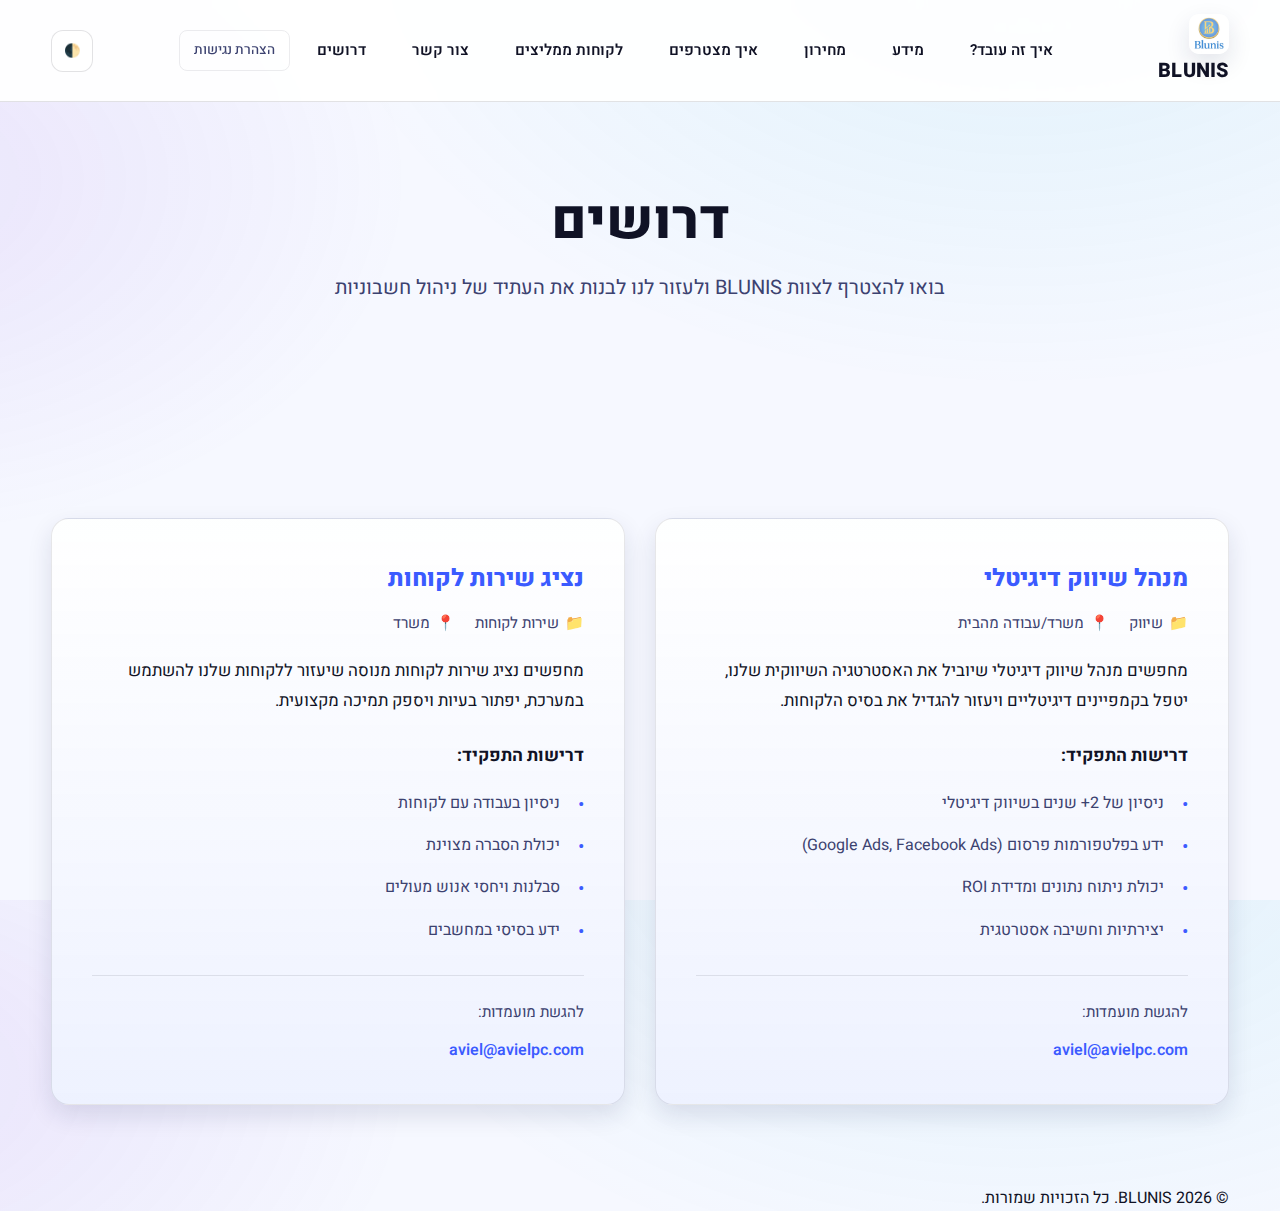
<file: jobs.html>
<!DOCTYPE html>
<html lang="he" dir="rtl" class="light">
<head>
  <meta charset="utf-8" />
  <meta name="viewport" content="width=device-width, initial-scale=1" />
  <title>דרושים - BLUNIS</title>
  <meta name="description" content="משרות פנויות ב-BLUNIS - בואו להצטרף לצוות שלנו" />
  <link rel="icon" type="image/x-icon" href="logo/logo.ico" />
  <link rel="icon" type="image/png" href="logo/logo.png" />
  <link rel="apple-touch-icon" href="logo/logo.png" />
  <link href="https://fonts.googleapis.com/css2?family=Heebo:wght@400;500;700;800&display=swap" rel="stylesheet">

  <style>
    /* =========================
       Design System
       ========================= */
    :root {
      --bg: #0f1220;
      --surface: #151933;
      --surface-2: #1b2040;
      --text: #e9ebff;
      --muted: #bac2ff;
      --brand: #6c8cff;
      --brand-2: #86e3ff;
      --accent: #a78bfa;
      --card: #0f1329;
      --ok: #22c55e;
      --shadow: 0 10px 30px rgba(0,0,0,.35);
      --radius: 18px;
    }
    :root.light {
      --bg: #f6f8ff;
      --surface: #ffffff;
      --surface-2: #eef2ff;
      --text: #101225;
      --muted: #3c4270;
      --brand: #3b5bff;
      --brand-2: #06b6d4;
      --accent: #6d28d9;
      --card: #ffffff;
      --shadow: 0 10px 25px rgba(23,35,80,.12);
    }

    * { box-sizing: border-box }
    html, body { height: 100% }
    body {
      margin: 0;
      font-family: "Heebo", system-ui, -apple-system, Segoe UI, Roboto, Arial, "Noto Sans Hebrew", sans-serif;
      background:
        radial-gradient(1200px 800px at 80% -10%, color-mix(in oklab, var(--brand-2) 10%, transparent), transparent 60%),
        radial-gradient(900px 600px at -10% 20%, color-mix(in oklab, var(--accent) 10%, transparent), transparent 60%),
        var(--bg);
      color: var(--text);
      line-height: 1.65;
      scroll-behavior: smooth;
    }

    a { color: inherit; text-decoration: none }
    img { max-width: 100%; display: block; border-radius: var(--radius) }
    .container { width: min(1200px, 92vw); margin: 0 auto }

    /* ===== Header ===== */
    header.navbar {
      position: sticky; top: 0; z-index: 40;
      backdrop-filter: blur(10px);
      background: color-mix(in oklab, var(--surface) 92%, transparent);
      border-bottom: 1px solid color-mix(in oklab, var(--text) 12%, transparent);
    }
    .nav-inner { display: flex; align-items: center; justify-content: space-between; padding: 14px 0 }
    .brand { display: flex; align-items: center; gap: 12px; font-weight: 800; font-size: 1.25rem; letter-spacing: .3px }
    .brand-logo {
      width: 40px; height: 40px; border-radius: 10px;
      object-fit: contain; display: block; box-shadow: var(--shadow);
    }

    .nav-menu {
      display: flex; align-items: center; gap: 8px; flex: 1; justify-content: center;
    }
    .nav-link {
      padding: 10px 18px; border-radius: 10px; font-weight: 600; font-size: 0.95rem;
      color: var(--text); transition: all .2s ease; white-space: nowrap;
      border: 1px solid transparent;
    }
    .nav-link:hover {
      background: color-mix(in oklab, var(--surface-2) 80%, transparent);
      color: var(--brand);
      transform: translateY(-1px);
    }
    .nav-link.active {
      background: color-mix(in oklab, var(--brand) 15%, transparent);
      color: var(--brand);
      border-color: color-mix(in oklab, var(--brand) 30%, transparent);
    }

    .accessibility-link {
      padding: 8px 14px; border-radius: 8px; font-weight: 500; font-size: 0.85rem;
      color: var(--muted); transition: all .2s ease;
      border: 1px solid color-mix(in oklab, var(--text) 8%, transparent);
    }
    .accessibility-link:hover {
      background: color-mix(in oklab, var(--surface-2) 80%, transparent);
      color: var(--text);
    }

    .actions { display: flex; align-items: center; gap: 10px }
    .menu-toggle {
      display: none;
      width: 42px; height: 42px; border-radius: 12px; cursor: pointer;
      border: 1px solid color-mix(in oklab, var(--text) 12%, transparent);
      background: var(--surface); align-items: center; justify-content: center;
      flex-direction: column; gap: 5px;
    }
    .menu-toggle span {
      width: 20px; height: 2px; background: var(--text); border-radius: 2px;
      transition: all .3s ease;
    }
    .menu-toggle.active span:nth-child(1) { transform: rotate(45deg) translate(6px, 6px); }
    .menu-toggle.active span:nth-child(2) { opacity: 0; }
    .menu-toggle.active span:nth-child(3) { transform: rotate(-45deg) translate(6px, -6px); }
    .btn, button.btn {
      padding: 12px 24px; border-radius: 999px; border: 1px solid color-mix(in oklab, var(--text) 12%, transparent);
      background: linear-gradient(180deg, color-mix(in oklab, var(--surface) 85%, transparent), var(--surface-2));
      color: var(--text); font-weight: 700; box-shadow: var(--shadow);
      transition: transform .12s ease, box-shadow .12s ease; cursor: pointer;
      font-size: 1rem;
    }
    .btn:hover { transform: translateY(-1px) }
    .btn.primary { background: linear-gradient(135deg, var(--brand), var(--accent)); border: none; color: #fff }

    .icon-btn {
      display: grid; place-items: center;
      width: 42px; height: 42px; border-radius: 12px; cursor: pointer;
      border: 1px solid color-mix(in oklab, var(--text) 12%, transparent);
      background: var(--surface);
    }

    /* ===== Hero ===== */
    .hero { padding: 90px 0 70px; text-align: center }
    .title-xl { font-size: clamp(28px, 5vw, 54px); line-height: 1.1; font-weight: 800; margin: 0 0 14px }
    .lead { color: var(--muted); font-size: clamp(16px, 2.2vw, 20px); margin-bottom: 24px; max-width: 700px; margin-left: auto; margin-right: auto }
    .cta-row { display: flex; gap: 12px; flex-wrap: wrap; align-items: center; justify-content: center; margin-top: 32px }

    /* ===== Sections ===== */
    section { padding: 80px 0 }
    .section-title { font-size: clamp(22px, 4vw, 36px); font-weight: 800; text-align: center; margin: 0 0 10px }
    .section-sub { text-align: center; color: var(--muted); margin-bottom: 48px; font-size: 1.1rem }

    /* ===== Jobs Grid ===== */
    .jobs-grid {
      display: grid;
      grid-template-columns: repeat(auto-fit, minmax(350px, 1fr));
      gap: 30px;
      margin-top: 40px;
    }

    .job-card {
      background: linear-gradient(180deg, color-mix(in oklab,var(--card) 90%, transparent), var(--surface-2));
      border: 1px solid color-mix(in oklab, var(--text) 10%, transparent);
      border-radius: var(--radius);
      padding: 40px;
      box-shadow: var(--shadow);
      transition: all .3s ease;
    }

    .job-card:hover {
      transform: translateY(-5px);
      box-shadow: 0 15px 40px rgba(0,0,0,.4);
      border-color: var(--brand);
    }

    .job-title {
      font-size: clamp(20px, 2.5vw, 24px);
      font-weight: 800;
      margin-bottom: 12px;
      color: var(--brand);
    }

    .job-meta {
      display: flex;
      gap: 20px;
      margin-bottom: 20px;
      flex-wrap: wrap;
    }

    .job-meta-item {
      display: flex;
      align-items: center;
      gap: 6px;
      color: var(--muted);
      font-size: 0.95rem;
    }

    .job-description {
      color: var(--text);
      line-height: 1.8;
      margin-bottom: 24px;
      font-size: 1.05rem;
    }

    .job-requirements {
      margin-top: 24px;
    }

    .job-requirements-title {
      font-weight: 700;
      margin-bottom: 12px;
      color: var(--text);
      font-size: 1.1rem;
    }

    .job-requirements-list {
      list-style: none;
      padding: 0;
      margin: 0;
    }

    .job-requirements-list li {
      padding: 8px 0;
      padding-right: 24px;
      position: relative;
      color: var(--muted);
      font-size: 1rem;
    }

    .job-requirements-list li:before {
      content: "•";
      position: absolute;
      right: 0;
      color: var(--brand);
      font-size: 1.2rem;
    }

    .job-contact {
      margin-top: 24px;
      padding-top: 24px;
      border-top: 1px solid color-mix(in oklab, var(--text) 10%, transparent);
    }

    .job-contact-text {
      color: var(--muted);
      margin-bottom: 12px;
      font-size: 0.95rem;
    }

    .job-contact-link {
      color: var(--brand);
      font-weight: 600;
      transition: color .2s ease;
    }

    .job-contact-link:hover {
      color: var(--accent);
    }

    /* ===== Animations ===== */
    [data-animate] {
      opacity: 0;
      transform: translateY(18px);
      transition: .6s ease;
    }
    [data-animate].in {
      opacity: 1;
      transform: none;
    }

    @media (max-width: 960px) {
      .jobs-grid {
        grid-template-columns: 1fr;
      }
      .nav-menu {
        position: fixed; top: 70px; right: 0; left: 0;
        background: var(--surface); border-bottom: 1px solid color-mix(in oklab, var(--text) 12%, transparent);
        flex-direction: column; padding: 20px; gap: 8px; box-shadow: var(--shadow);
        transform: translateY(-100%); opacity: 0; pointer-events: none;
        transition: all .3s ease; z-index: 30;
      }
      .nav-menu.active {
        transform: translateY(0); opacity: 1; pointer-events: all;
      }
      .nav-link {
        width: 100%; text-align: center; padding: 14px 18px;
      }
      .menu-toggle {
        display: flex;
      }
      .accessibility-link {
        font-size: 0.75rem;
        padding: 6px 10px;
      }
    }
  </style>
</head>
<body>
  <!-- ===== Header ===== -->
  <header class="navbar">
    <div class="container nav-inner">
      <div class="brand">
        <a href="index.html">
          <img src="logo/logo.png" alt="BLUNIS Logo" class="brand-logo" />
          BLUNIS
        </a>
      </div>
      <nav class="nav-menu" id="navMenu">
        <a href="index.html#how-it-works" class="nav-link">איך זה עובד?</a>
        <a href="index.html#info" class="nav-link">מידע</a>
        <a href="pricing.html" class="nav-link">מחירון</a>
        <a href="join.html" class="nav-link">איך מצטרפים</a>
        <a href="reviews.html" class="nav-link">לקוחות ממליצים</a>
        <a href="index.html#contact" class="nav-link">צור קשר</a>
        <a href="jobs.html" class="nav-link active">דרושים</a>
        <a href="index.html#" class="accessibility-link" id="accessibilityLink">הצהרת נגישות</a>
      </nav>
      <div class="actions">
        <button id="menuToggle" class="menu-toggle" aria-label="תפריט">
          <span></span>
          <span></span>
          <span></span>
        </button>
        <button id="themeToggle" class="icon-btn" aria-label="החלפת מצב בהיר/כהה">🌓</button>
      </div>
    </div>
  </header>

  <!-- ===== Hero ===== -->
  <section class="hero" id="home">
    <div class="container">
      <h1 class="title-xl" data-animate>דרושים</h1>
      <p class="lead" data-animate>
        בואו להצטרף לצוות BLUNIS ולעזור לנו לבנות את העתיד של ניהול חשבוניות
      </p>
    </div>
  </section>

  <!-- ===== Jobs Section ===== -->
  <section class="container" id="jobs">
    <div class="jobs-grid" id="jobsGrid">
      <!-- Loaded from JSON -->
    </div>
  </section>

  <footer>
    <div class="container">
      <div>© <span id="year"></span> BLUNIS. כל הזכויות שמורות.</div>
    </div>
  </footer>

  <script src="app.js"></script>
  <script>
    // Load jobs from JSON
    fetch('source/jobs.json')
      .then(res => res.json())
      .then(data => {
        const grid = document.getElementById('jobsGrid');
        
        data.jobs.forEach(job => {
          const card = document.createElement('div');
          card.className = 'job-card';
          card.setAttribute('data-animate', '');
          
          const requirementsHtml = job.requirements.map(req => 
            `<li>${req}</li>`
          ).join('');
          
          card.innerHTML = `
            <div class="job-title">${job.title}</div>
            <div class="job-meta">
              <div class="job-meta-item">
                <span>📁</span>
                <span>${job.department}</span>
              </div>
              <div class="job-meta-item">
                <span>📍</span>
                <span>${job.location}</span>
              </div>
            </div>
            <div class="job-description">${job.description}</div>
            <div class="job-requirements">
              <div class="job-requirements-title">דרישות התפקיד:</div>
              <ul class="job-requirements-list">
                ${requirementsHtml}
              </ul>
            </div>
            <div class="job-contact">
              <div class="job-contact-text">להגשת מועמדות:</div>
              <a href="mailto:${job.contact}" class="job-contact-link">${job.contact}</a>
            </div>
          `;
          
          grid.appendChild(card);
        });
        
        // Trigger animation
        setTimeout(() => {
          const observer = new IntersectionObserver(entries => {
            entries.forEach(e => {
              if (e.isIntersecting) {
                e.target.classList.add('in');
                observer.unobserve(e.target);
              }
            });
          }, { threshold: 0.1 });
          
          document.querySelectorAll('.job-card[data-animate]').forEach(el => {
            observer.observe(el);
          });
        }, 100);
      })
      .catch(err => console.error('Error loading jobs:', err));
  </script>
</body>
</html>
</file>
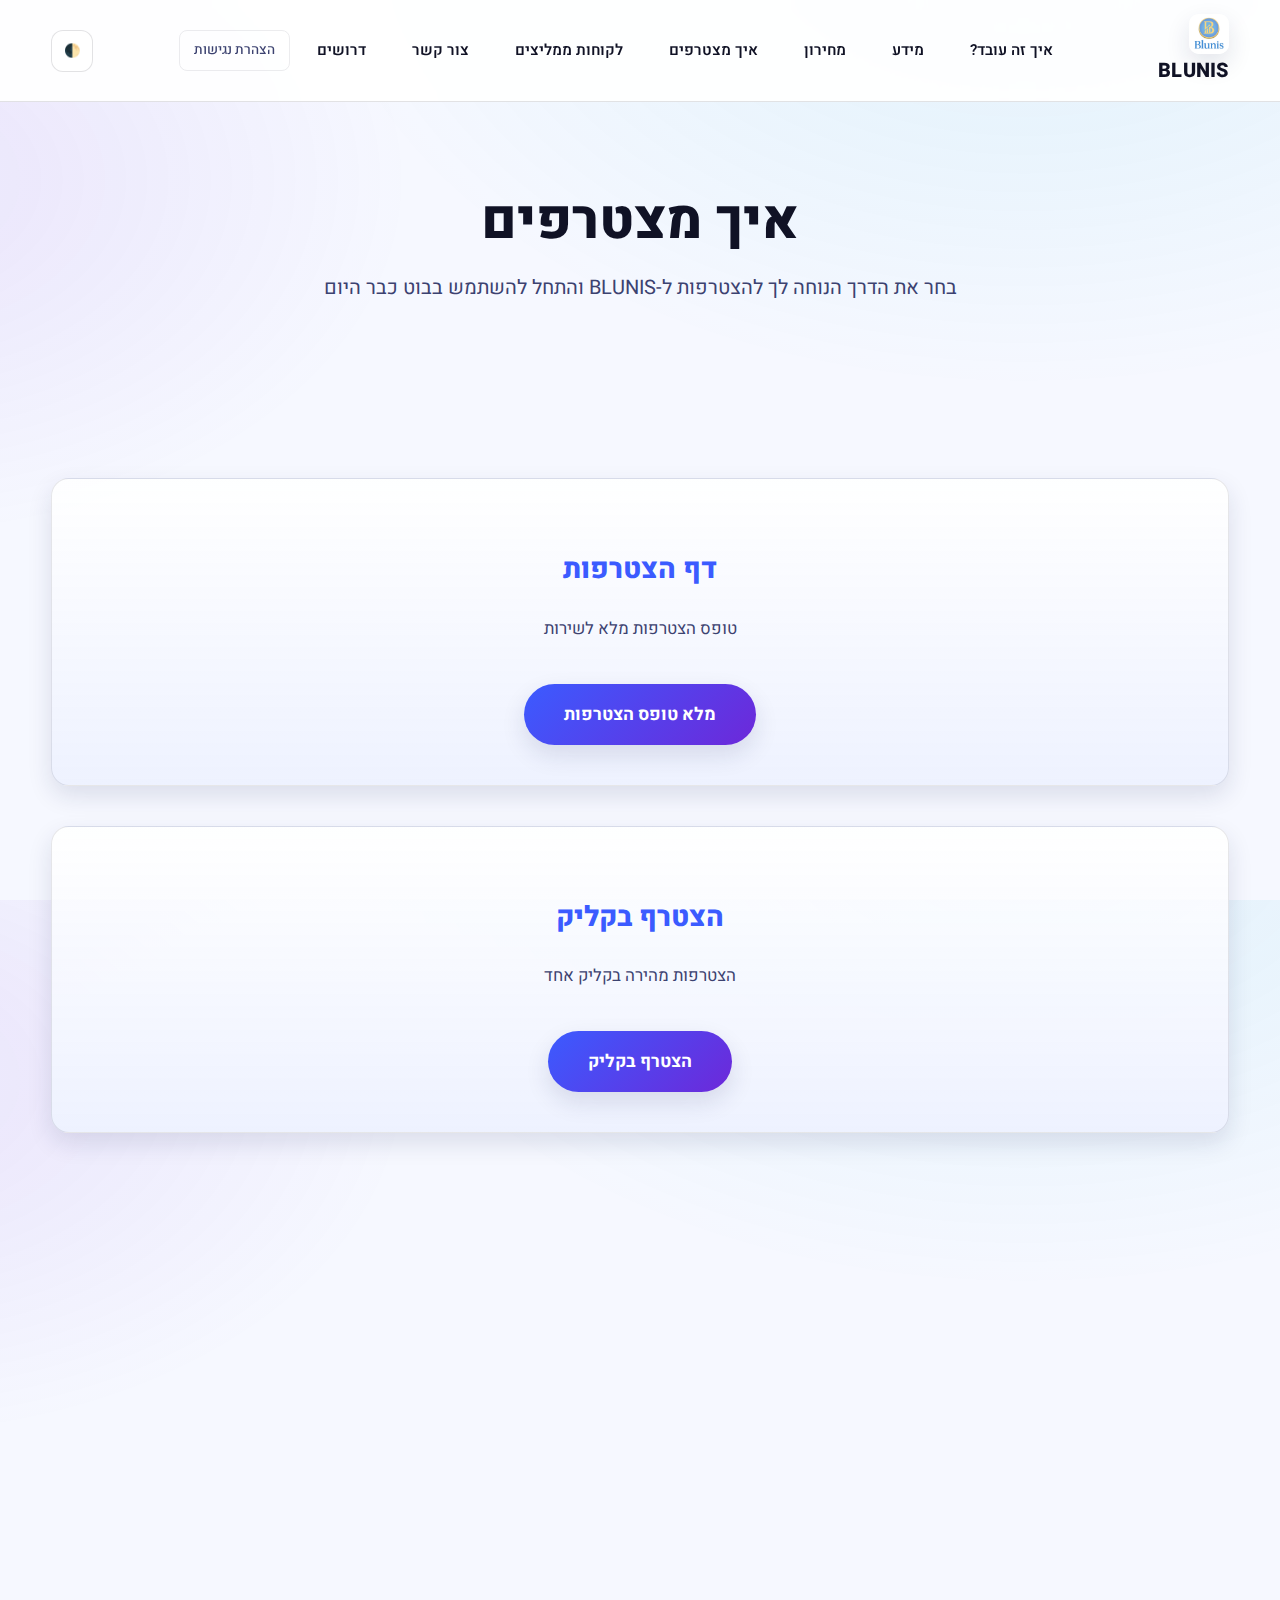
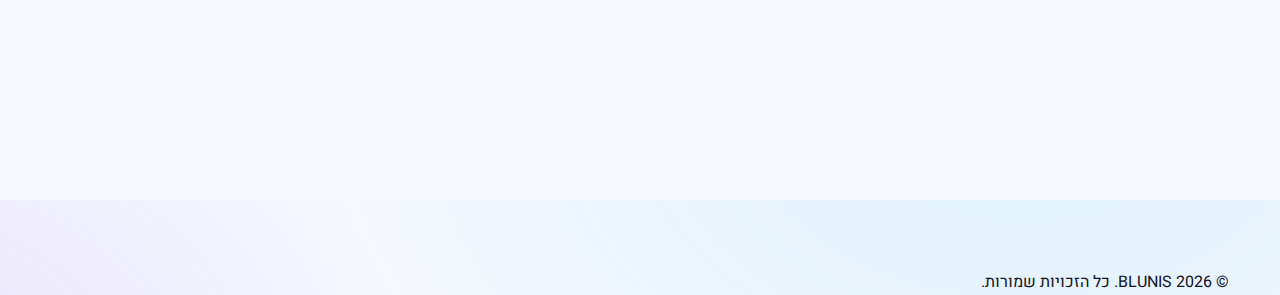
<file: join.html>
<!DOCTYPE html>
<html lang="he" dir="rtl" class="light">
<head>
  <meta charset="utf-8" />
  <meta name="viewport" content="width=device-width, initial-scale=1" />
  <title>איך מצטרפים - BLUNIS</title>
  <meta name="description" content="הצטרף ל-BLUNIS - בוט חשבוניות חכם. בחר את הדרך הנוחה לך להצטרפות" />
  <link rel="icon" type="image/x-icon" href="logo/logo.ico" />
  <link rel="icon" type="image/png" href="logo/logo.png" />
  <link rel="apple-touch-icon" href="logo/logo.png" />
  <link href="https://fonts.googleapis.com/css2?family=Heebo:wght@400;500;700;800&display=swap" rel="stylesheet">

  <style>
    /* =========================
       Design System
       ========================= */
    :root {
      --bg: #0f1220;
      --surface: #151933;
      --surface-2: #1b2040;
      --text: #e9ebff;
      --muted: #bac2ff;
      --brand: #6c8cff;
      --brand-2: #86e3ff;
      --accent: #a78bfa;
      --card: #0f1329;
      --ok: #22c55e;
      --shadow: 0 10px 30px rgba(0,0,0,.35);
      --radius: 18px;
    }
    :root.light {
      --bg: #f6f8ff;
      --surface: #ffffff;
      --surface-2: #eef2ff;
      --text: #101225;
      --muted: #3c4270;
      --brand: #3b5bff;
      --brand-2: #06b6d4;
      --accent: #6d28d9;
      --card: #ffffff;
      --shadow: 0 10px 25px rgba(23,35,80,.12);
    }

    * { box-sizing: border-box }
    html, body { height: 100% }
    body {
      margin: 0;
      font-family: "Heebo", system-ui, -apple-system, Segoe UI, Roboto, Arial, "Noto Sans Hebrew", sans-serif;
      background:
        radial-gradient(1200px 800px at 80% -10%, color-mix(in oklab, var(--brand-2) 10%, transparent), transparent 60%),
        radial-gradient(900px 600px at -10% 20%, color-mix(in oklab, var(--accent) 10%, transparent), transparent 60%),
        var(--bg);
      color: var(--text);
      line-height: 1.65;
      scroll-behavior: smooth;
    }

    a { color: inherit; text-decoration: none }
    img { max-width: 100%; display: block; border-radius: var(--radius) }
    .container { width: min(1200px, 92vw); margin: 0 auto }

    /* ===== Header ===== */
    header.navbar {
      position: sticky; top: 0; z-index: 40;
      backdrop-filter: blur(10px);
      background: color-mix(in oklab, var(--surface) 92%, transparent);
      border-bottom: 1px solid color-mix(in oklab, var(--text) 12%, transparent);
    }
    .nav-inner { display: flex; align-items: center; justify-content: space-between; padding: 14px 0 }
    .brand { display: flex; align-items: center; gap: 12px; font-weight: 800; font-size: 1.25rem; letter-spacing: .3px }
    .brand-logo {
      width: 40px; height: 40px; border-radius: 10px;
      object-fit: contain; display: block; box-shadow: var(--shadow);
    }

    .nav-menu {
      display: flex; align-items: center; gap: 8px; flex: 1; justify-content: center;
    }
    .nav-link {
      padding: 10px 18px; border-radius: 10px; font-weight: 600; font-size: 0.95rem;
      color: var(--text); transition: all .2s ease; white-space: nowrap;
      border: 1px solid transparent;
    }
    .nav-link:hover {
      background: color-mix(in oklab, var(--surface-2) 80%, transparent);
      color: var(--brand);
      transform: translateY(-1px);
    }
    .nav-link.active {
      background: color-mix(in oklab, var(--brand) 15%, transparent);
      color: var(--brand);
      border-color: color-mix(in oklab, var(--brand) 30%, transparent);
    }

    .accessibility-link {
      padding: 8px 14px; border-radius: 8px; font-weight: 500; font-size: 0.85rem;
      color: var(--muted); transition: all .2s ease;
      border: 1px solid color-mix(in oklab, var(--text) 8%, transparent);
    }
    .accessibility-link:hover {
      background: color-mix(in oklab, var(--surface-2) 80%, transparent);
      color: var(--text);
    }

    .actions { display: flex; align-items: center; gap: 10px }
    .menu-toggle {
      display: none;
      width: 42px; height: 42px; border-radius: 12px; cursor: pointer;
      border: 1px solid color-mix(in oklab, var(--text) 12%, transparent);
      background: var(--surface); align-items: center; justify-content: center;
      flex-direction: column; gap: 5px;
    }
    .menu-toggle span {
      width: 20px; height: 2px; background: var(--text); border-radius: 2px;
      transition: all .3s ease;
    }
    .menu-toggle.active span:nth-child(1) { transform: rotate(45deg) translate(6px, 6px); }
    .menu-toggle.active span:nth-child(2) { opacity: 0; }
    .menu-toggle.active span:nth-child(3) { transform: rotate(-45deg) translate(6px, -6px); }
    .btn, button.btn {
      padding: 12px 24px; border-radius: 999px; border: 1px solid color-mix(in oklab, var(--text) 12%, transparent);
      background: linear-gradient(180deg, color-mix(in oklab, var(--surface) 85%, transparent), var(--surface-2));
      color: var(--text); font-weight: 700; box-shadow: var(--shadow);
      transition: transform .12s ease, box-shadow .12s ease; cursor: pointer;
      font-size: 1rem;
    }
    .btn:hover { transform: translateY(-1px) }
    .btn.primary { background: linear-gradient(135deg, var(--brand), var(--accent)); border: none; color: #fff }

    .icon-btn {
      display: grid; place-items: center;
      width: 42px; height: 42px; border-radius: 12px; cursor: pointer;
      border: 1px solid color-mix(in oklab, var(--text) 12%, transparent);
      background: var(--surface);
    }

    /* ===== Hero ===== */
    .hero { padding: 90px 0 70px; text-align: center }
    .title-xl { font-size: clamp(28px, 5vw, 54px); line-height: 1.1; font-weight: 800; margin: 0 0 14px }
    .lead { color: var(--muted); font-size: clamp(16px, 2.2vw, 20px); margin-bottom: 24px; max-width: 700px; margin-left: auto; margin-right: auto }
    .cta-row { display: flex; gap: 12px; flex-wrap: wrap; align-items: center; justify-content: center; margin-top: 32px }

    /* ===== Sections ===== */
    section { padding: 80px 0 }
    .section-title { font-size: clamp(22px, 4vw, 36px); font-weight: 800; text-align: center; margin: 0 0 10px }
    .section-sub { text-align: center; color: var(--muted); margin-bottom: 48px; font-size: 1.1rem }

    .card {
      background: linear-gradient(180deg, color-mix(in oklab,var(--card) 90%, transparent), var(--surface-2));
      border: 1px solid color-mix(in oklab, var(--text) 10%, transparent);
      border-radius: var(--radius); padding: 40px; box-shadow: var(--shadow);
      margin-bottom: 40px;
      text-align: center;
    }

    .join-section-title {
      font-size: clamp(20px, 3vw, 28px);
      font-weight: 800;
      margin-bottom: 20px;
      color: var(--brand);
    }

    .join-section-description {
      color: var(--muted);
      margin-bottom: 30px;
      font-size: 1.05rem;
      line-height: 1.8;
    }

    .join-btn {
      display: inline-block;
      padding: 16px 40px;
      font-size: 1.1rem;
      margin-top: 10px;
    }

    .bot-link-section {
      background: linear-gradient(135deg, var(--brand), var(--accent));
      border-radius: var(--radius);
      padding: 50px 30px;
      text-align: center;
      color: #fff;
      margin: 60px 0;
    }

    .bot-link-section h2 {
      font-size: clamp(24px, 4vw, 36px);
      margin-bottom: 16px;
      color: #fff;
    }

    .bot-link-section p {
      font-size: 1.2rem;
      margin-bottom: 32px;
      opacity: 0.95;
    }

    .bot-link-btn {
      display: inline-block;
      padding: 16px 40px;
      background: #fff;
      color: var(--brand);
      border-radius: 999px;
      font-weight: 800;
      font-size: 1.2rem;
      box-shadow: 0 8px 20px rgba(0,0,0,.3);
      transition: transform .2s ease, box-shadow .2s ease;
    }

    .bot-link-btn:hover {
      transform: translateY(-2px);
      box-shadow: 0 12px 28px rgba(0,0,0,.4);
    }

    /* ===== Animations ===== */
    [data-animate] {
      opacity: 0;
      transform: translateY(18px);
      transition: .6s ease;
    }
    [data-animate].in {
      opacity: 1;
      transform: none;
    }

    @media (max-width: 960px) {
      .nav-menu {
        position: fixed; top: 70px; right: 0; left: 0;
        background: var(--surface); border-bottom: 1px solid color-mix(in oklab, var(--text) 12%, transparent);
        flex-direction: column; padding: 20px; gap: 8px; box-shadow: var(--shadow);
        transform: translateY(-100%); opacity: 0; pointer-events: none;
        transition: all .3s ease; z-index: 30;
      }
      .nav-menu.active {
        transform: translateY(0); opacity: 1; pointer-events: all;
      }
      .nav-link {
        width: 100%; text-align: center; padding: 14px 18px;
      }
      .menu-toggle {
        display: flex;
      }
      .accessibility-link {
        font-size: 0.75rem;
        padding: 6px 10px;
      }
    }

    /* ===== Accessibility Modal ===== */
    .modal {
      display: none;
      position: fixed;
      z-index: 1000;
      top: 0;
      left: 0;
      width: 100%;
      height: 100%;
      background: color-mix(in oklab, #000 60%, transparent);
      backdrop-filter: blur(4px);
    }
    .modal.active {
      display: flex;
      align-items: center;
      justify-content: center;
      padding: 20px;
    }
    .modal-content {
      background: var(--surface);
      border-radius: var(--radius);
      padding: 40px;
      max-width: 800px;
      max-height: 90vh;
      overflow-y: auto;
      box-shadow: 0 20px 60px rgba(0,0,0,.5);
      position: relative;
    }
    .modal-close {
      position: absolute;
      top: 20px;
      left: 20px;
      width: 36px;
      height: 36px;
      border-radius: 8px;
      border: 1px solid color-mix(in oklab, var(--text) 20%, transparent);
      background: var(--surface-2);
      color: var(--text);
      cursor: pointer;
      display: flex;
      align-items: center;
      justify-content: center;
      font-size: 1.5rem;
      transition: all .2s ease;
    }
    .modal-close:hover {
      background: var(--brand);
      color: #fff;
    }
    .modal-content h2 {
      font-size: clamp(22px, 3vw, 28px);
      margin-bottom: 24px;
      color: var(--brand);
    }
    .modal-content h3 {
      font-size: clamp(18px, 2.5vw, 22px);
      margin-top: 24px;
      margin-bottom: 12px;
      color: var(--text);
    }
    .modal-content p {
      color: var(--muted);
      line-height: 1.8;
      margin-bottom: 16px;
    }
    .functions-list {
      list-style: none;
      padding: 0;
      margin: 20px 0;
    }
    .functions-list li {
      padding: 12px 0;
      padding-right: 30px;
      position: relative;
      color: var(--text);
      font-size: 1.05rem;
    }
    .functions-list li:before {
      content: "✓";
      position: absolute;
      right: 0;
      color: var(--ok);
      font-weight: 800;
      font-size: 1.2rem;
    }
  </style>
</head>
<body>
  <!-- ===== Header ===== -->
  <header class="navbar">
    <div class="container nav-inner">
      <div class="brand">
        <a href="index.html">
          <img src="logo/logo.png" alt="BLUNIS Logo" class="brand-logo" />
          BLUNIS
        </a>
      </div>
      <nav class="nav-menu" id="navMenu">
        <a href="index.html#how-it-works" class="nav-link">איך זה עובד?</a>
        <a href="index.html#info" class="nav-link">מידע</a>
        <a href="pricing.html" class="nav-link">מחירון</a>
        <a href="join.html" class="nav-link active">איך מצטרפים</a>
        <a href="reviews.html" class="nav-link">לקוחות ממליצים</a>
        <a href="index.html#contact" class="nav-link">צור קשר</a>
        <a href="jobs.html" class="nav-link">דרושים</a>
        <a href="#" class="accessibility-link" id="accessibilityLink">הצהרת נגישות</a>
      </nav>
      <div class="actions">
        <button id="menuToggle" class="menu-toggle" aria-label="תפריט">
          <span></span>
          <span></span>
          <span></span>
        </button>
        <button id="themeToggle" class="icon-btn" aria-label="החלפת מצב בהיר/כהה">🌓</button>
      </div>
    </div>
  </header>

  <!-- ===== Hero ===== -->
  <section class="hero" id="home">
    <div class="container">
      <h1 class="title-xl" data-animate>איך מצטרפים</h1>
      <p class="lead" data-animate>
        בחר את הדרך הנוחה לך להצטרפות ל-BLUNIS והתחל להשתמש בבוט כבר היום
      </p>
    </div>
  </section>

  

  <!-- ===== Join Forms ===== -->
  <section class="container" id="join-forms">
    <div class="card" data-animate>
      <h3 class="join-section-title" id="joinFormTitle">דף הצטרפות</h3>
      <p class="join-section-description" id="joinFormDescription">
        טופס הצטרפות מלא לשירות
      </p>
      <a href="#" target="_blank" class="btn primary join-btn" id="joinFormLink">מלא טופס הצטרפות</a>
    </div>

    <div class="card" data-animate>
      <h3 class="join-section-title" id="quickFormTitle">הצטרף בקליק</h3>
      <p class="join-section-description" id="quickFormDescription">
        הצטרפות מהירה בקליק אחד
      </p>
      <a href="#" target="_blank" class="btn primary join-btn" id="quickFormLink">הצטרף בקליק</a>
    </div>
  </section>

<!-- ===== Start Using Bot ===== -->
  <section class="container" id="start-bot">
    <div class="bot-link-section" data-animate>
      <h2>התחל להשתמש בבוט</h2>
      <p>לחץ על הקישור כדי לפתוח את הבוט ב-WhatsApp ולהתחיל להשתמש בו</p>
      <a href="https://wa.me/14422780677" target="_blank" class="bot-link-btn">פתח את הבוט עכשיו</a>
    </div>
  </section>
  

  <footer>
    <div class="container">
      <div>© <span id="year"></span> BLUNIS. כל הזכויות שמורות.</div>
    </div>
  </footer>

  <div class="modal" id="accessibilityModal">
    <div class="modal-content">
      <button class="modal-close" id="modalClose">×</button>
      <h2>הצהרת נגישות</h2>
      
      <h3>מבוא</h3>
      <p>
        אנו רואים חשיבות רבה במתן שירות שוויוני לכלל הגולשים ובשיפור השירות הניתן ללקוחות עם מוגבלות. לשם כך, אנו משקיעים משאבים ומאמצים בהנגשת האתר, במטרה להקל על השימוש בו ולהפוך אותו לזמין ונוח עבור אנשים עם מוגבלויות.
      </p>

      <h3>סטטוס האתר</h3>
      <p>
        אתר אינטרנט זה נמצא בימים אלו בתהליכי הקמה, פיתוח והרצה. במסגרת תהליך זה, אנו פועלים להטמעת דרישות הנגישות בהתאם להוראות תקן ישראלי 5568 ("קווים מנחים לנגישות תכנים באינטרנט") ברמה AA, ובהתאם להנחיות מסמך WCAG 2.0 הבינלאומי.
      </p>

      <h3>התאמות הנגישות באתר</h3>
      <p>
        באתר מבוצעות ההתאמות הבאות (חלקן בתהליך הטמעה):
      </p>
      <ul class="functions-list">
        <li>האתר מותאם לניווט באמצעות מקלדת.</li>
        <li>האתר תומך בשימוש בטכנולוגיות מסייעות (כגון קוראי מסך).</li>
        <li>התכנים באתר כתובים בשפה ברורה וקריאה.</li>
        <li>האתר מותאם לתצוגה בדפדפנים הנפוצים ולשימוש בטלפון הסלולרי.</li>
      </ul>

      <h3>סייג לנגישות ופניות בנושא</h3>
      <p>
        כאמור, האתר נמצא בתהליכי בנייה והרצה. ייתכן שחלקים מסוימים באתר טרם הונגשו במלואם או שיימצאו בהם ליקויים זמניים תוך כדי העדכון והבנייה. אם נתקלתם בבעיה או שיש לכם הערה בנושא נגישות, נשמח מאוד שתעדכנו אותנו כדי שנוכל לתקן ולשפר.
      </p>

      <h3>פרטי רכז הנגישות ודרכי התקשרות</h3>
      <p>
        לכל שאלה, בקשה או דיווח על בעיה, ניתן לפנות ישירות לאביאל:
      </p>
      <ul class="functions-list">
        <li>שם: אביאל שרגא</li>
        <li>טלפון: 052-2780677</li>
        <li>ניתן לפנות גם בהודעת וואטסאפ למספר זה.</li>
      </ul>
    </div>
  </div>

  <script src="app.js"></script>
  <script>
    // Load forms from JSON
    fetch('source/forms.json')
      .then(res => res.json())
      .then(data => {
        const joinForm = data.forms.find(f => f.id === 'join');
        const quickForm = data.forms.find(f => f.id === 'quick');

        if (joinForm) {
          if (joinForm.url) {
            document.getElementById('joinFormLink').href = joinForm.url;
          }
          if (joinForm.description) {
            document.getElementById('joinFormDescription').textContent = joinForm.description;
          }
        }

        if (quickForm) {
          if (quickForm.url) {
            document.getElementById('quickFormLink').href = quickForm.url;
          }
          if (quickForm.description) {
            document.getElementById('quickFormDescription').textContent = quickForm.description;
          }
        }
      })
      .catch(err => console.error('Error loading forms:', err));

    // Accessibility modal
    const modal = document.getElementById('accessibilityModal');
    const modalLink = document.getElementById('accessibilityLink');
    const modalClose = document.getElementById('modalClose');

    if (modal && modalLink) {
      modalLink.addEventListener('click', (e) => {
        e.preventDefault();
        modal.classList.add('active');
      });
    }

    if (modalClose) {
      modalClose.addEventListener('click', () => {
        modal.classList.remove('active');
      });
    }

    if (modal) {
      modal.addEventListener('click', (e) => {
        if (e.target === modal) {
          modal.classList.remove('active');
        }
      });
    }
  </script>
</body>
</html>
</file>
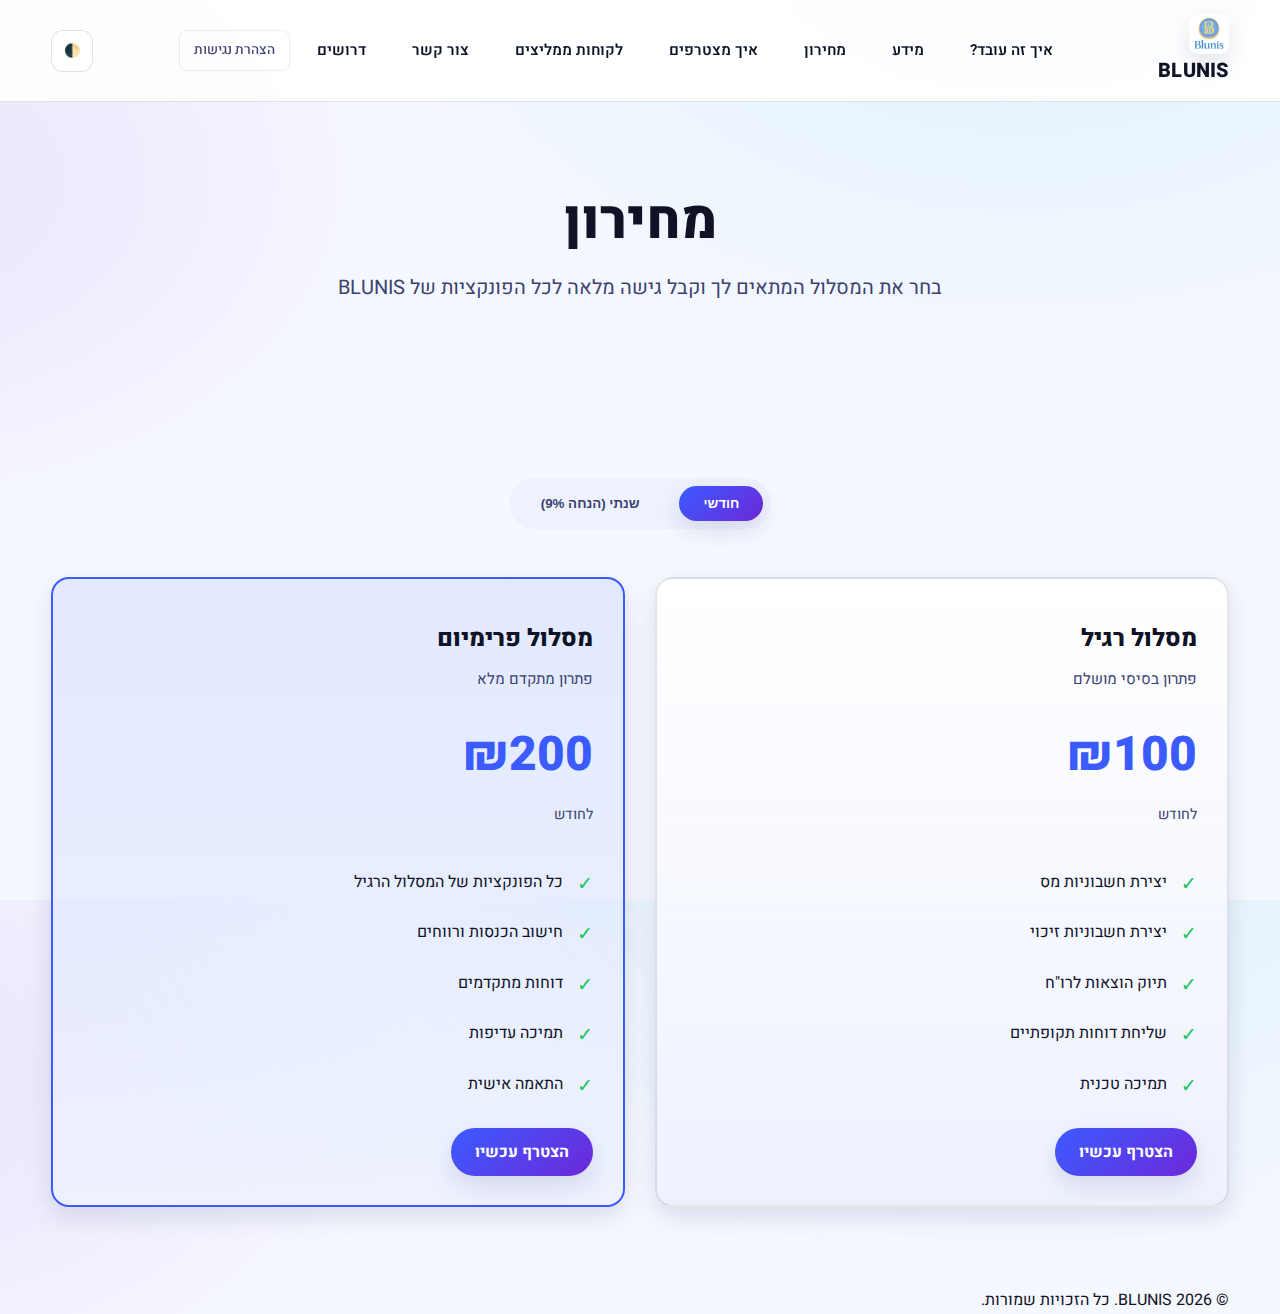
<file: pricing.html>
<!DOCTYPE html>
<html lang="he" dir="rtl" class="light">
<head>
  <meta charset="utf-8" />
  <meta name="viewport" content="width=device-width, initial-scale=1" />
  <title>מחירון - BLUNIS</title>
  <meta name="description" content="מחירונים ותוכניות שירות של BLUNIS - בחר את המסלול המתאים לך" />
  <link rel="icon" type="image/x-icon" href="logo/logo.ico" />
  <link rel="icon" type="image/png" href="logo/logo.png" />
  <link rel="apple-touch-icon" href="logo/logo.png" />
  <link href="https://fonts.googleapis.com/css2?family=Heebo:wght@400;500;700;800&display=swap" rel="stylesheet">

  <style>
    /* =========================
       Design System
       ========================= */
    :root {
      --bg: #0f1220;
      --surface: #151933;
      --surface-2: #1b2040;
      --text: #e9ebff;
      --muted: #bac2ff;
      --brand: #6c8cff;
      --brand-2: #86e3ff;
      --accent: #a78bfa;
      --card: #0f1329;
      --ok: #22c55e;
      --shadow: 0 10px 30px rgba(0,0,0,.35);
      --radius: 18px;
    }
    :root.light {
      --bg: #f6f8ff;
      --surface: #ffffff;
      --surface-2: #eef2ff;
      --text: #101225;
      --muted: #3c4270;
      --brand: #3b5bff;
      --brand-2: #06b6d4;
      --accent: #6d28d9;
      --card: #ffffff;
      --shadow: 0 10px 25px rgba(23,35,80,.12);
    }

    * { box-sizing: border-box }
    html, body { height: 100% }
    body {
      margin: 0;
      font-family: "Heebo", system-ui, -apple-system, Segoe UI, Roboto, Arial, "Noto Sans Hebrew", sans-serif;
      background:
        radial-gradient(1200px 800px at 80% -10%, color-mix(in oklab, var(--brand-2) 10%, transparent), transparent 60%),
        radial-gradient(900px 600px at -10% 20%, color-mix(in oklab, var(--accent) 10%, transparent), transparent 60%),
        var(--bg);
      color: var(--text);
      line-height: 1.65;
      scroll-behavior: smooth;
    }

    a { color: inherit; text-decoration: none }
    img { max-width: 100%; display: block; border-radius: var(--radius) }
    .container { width: min(1200px, 92vw); margin: 0 auto }

    /* ===== Header ===== */
    header.navbar {
      position: sticky; top: 0; z-index: 40;
      backdrop-filter: blur(10px);
      background: color-mix(in oklab, var(--surface) 92%, transparent);
      border-bottom: 1px solid color-mix(in oklab, var(--text) 12%, transparent);
    }
    .nav-inner { display: flex; align-items: center; justify-content: space-between; padding: 14px 0 }
    .brand { display: flex; align-items: center; gap: 12px; font-weight: 800; font-size: 1.25rem; letter-spacing: .3px }
    .brand-logo {
      width: 40px; height: 40px; border-radius: 10px;
      object-fit: contain; display: block; box-shadow: var(--shadow);
    }

    .nav-menu {
      display: flex; align-items: center; gap: 8px; flex: 1; justify-content: center;
    }
    .nav-link {
      padding: 10px 18px; border-radius: 10px; font-weight: 600; font-size: 0.95rem;
      color: var(--text); transition: all .2s ease; white-space: nowrap;
      border: 1px solid transparent;
    }
    .nav-link:hover {
      background: color-mix(in oklab, var(--surface-2) 80%, transparent);
      color: var(--brand);
      transform: translateY(-1px);
    }
    .nav-link.active {
      background: color-mix(in oklab, var(--brand) 15%, transparent);
      color: var(--brand);
      border-color: color-mix(in oklab, var(--brand) 30%, transparent);
    }

    .accessibility-link {
      padding: 8px 14px; border-radius: 8px; font-weight: 500; font-size: 0.85rem;
      color: var(--muted); transition: all .2s ease;
      border: 1px solid color-mix(in oklab, var(--text) 8%, transparent);
    }
    .accessibility-link:hover {
      background: color-mix(in oklab, var(--surface-2) 80%, transparent);
      color: var(--text);
    }

    .actions { display: flex; align-items: center; gap: 10px }
    .menu-toggle {
      display: none;
      width: 42px; height: 42px; border-radius: 12px; cursor: pointer;
      border: 1px solid color-mix(in oklab, var(--text) 12%, transparent);
      background: var(--surface); align-items: center; justify-content: center;
      flex-direction: column; gap: 5px;
    }
    .menu-toggle span {
      width: 20px; height: 2px; background: var(--text); border-radius: 2px;
      transition: all .3s ease;
    }
    .menu-toggle.active span:nth-child(1) { transform: rotate(45deg) translate(6px, 6px); }
    .menu-toggle.active span:nth-child(2) { opacity: 0; }
    .menu-toggle.active span:nth-child(3) { transform: rotate(-45deg) translate(6px, -6px); }
    .btn, button.btn {
      padding: 12px 24px; border-radius: 999px; border: 1px solid color-mix(in oklab, var(--text) 12%, transparent);
      background: linear-gradient(180deg, color-mix(in oklab, var(--surface) 85%, transparent), var(--surface-2));
      color: var(--text); font-weight: 700; box-shadow: var(--shadow);
      transition: transform .12s ease, box-shadow .12s ease; cursor: pointer;
      font-size: 1rem;
    }
    .btn:hover { transform: translateY(-1px) }
    .btn.primary { background: linear-gradient(135deg, var(--brand), var(--accent)); border: none; color: #fff }

    .icon-btn {
      display: grid; place-items: center;
      width: 42px; height: 42px; border-radius: 12px; cursor: pointer;
      border: 1px solid color-mix(in oklab, var(--text) 12%, transparent);
      background: var(--surface);
    }

    /* ===== Hero ===== */
    .hero { padding: 90px 0 70px; text-align: center }
    .title-xl { font-size: clamp(28px, 5vw, 54px); line-height: 1.1; font-weight: 800; margin: 0 0 14px }
    .lead { color: var(--muted); font-size: clamp(16px, 2.2vw, 20px); margin-bottom: 24px; max-width: 700px; margin-left: auto; margin-right: auto }
    .cta-row { display: flex; gap: 12px; flex-wrap: wrap; align-items: center; justify-content: center; margin-top: 32px }

    /* ===== Sections ===== */
    section { padding: 80px 0 }
    .section-title { font-size: clamp(22px, 4vw, 36px); font-weight: 800; text-align: center; margin: 0 0 10px }
    .section-sub { text-align: center; color: var(--muted); margin-bottom: 48px; font-size: 1.1rem }

    /* ===== Pricing Toggle ===== */
    .pricing-toggle {
      display: flex;
      align-items: center;
      justify-content: center;
      gap: 16px;
      margin-bottom: 48px;
      padding: 8px;
      background: var(--surface-2);
      border-radius: 999px;
      width: fit-content;
      margin-left: auto;
      margin-right: auto;
    }
    .toggle-btn {
      padding: 10px 24px;
      border-radius: 999px;
      border: none;
      background: transparent;
      color: var(--muted);
      font-weight: 600;
      cursor: pointer;
      transition: all .2s ease;
    }
    .toggle-btn.active {
      background: linear-gradient(135deg, var(--brand), var(--accent));
      color: #fff;
      box-shadow: var(--shadow);
    }

    /* ===== Pricing Cards ===== */
    .pricing-grid {
      display: grid;
      grid-template-columns: repeat(auto-fit, minmax(300px, 1fr));
      gap: 30px;
      margin-top: 40px;
    }

    .pricing-card {
      background: linear-gradient(180deg, color-mix(in oklab,var(--card) 90%, transparent), var(--surface-2));
      border: 2px solid color-mix(in oklab, var(--text) 10%, transparent);
      border-radius: var(--radius);
      padding: 40px 30px;
      box-shadow: var(--shadow);
      transition: all .3s ease;
      position: relative;
    }

    .pricing-card:hover {
      transform: translateY(-5px);
      box-shadow: 0 15px 40px rgba(0,0,0,.4);
      border-color: var(--brand);
    }

    .pricing-card.featured {
      border-color: var(--brand);
      background: linear-gradient(180deg, color-mix(in oklab, var(--brand) 10%, transparent), var(--surface-2));
    }

    .pricing-name {
      font-size: clamp(20px, 2.5vw, 24px);
      font-weight: 800;
      margin-bottom: 8px;
      color: var(--text);
    }

    .pricing-short {
      color: var(--muted);
      font-size: 0.95rem;
      margin-bottom: 24px;
    }

    .pricing-price {
      font-size: clamp(32px, 4vw, 48px);
      font-weight: 800;
      color: var(--brand);
      margin-bottom: 8px;
    }

    .pricing-period {
      color: var(--muted);
      font-size: 0.9rem;
      margin-bottom: 30px;
    }

    .pricing-features {
      list-style: none;
      padding: 0;
      margin: 0 0 30px 0;
    }

    .pricing-features li {
      padding: 12px 0;
      padding-right: 30px;
      position: relative;
      color: var(--text);
      font-size: 1rem;
    }

    .pricing-features li:before {
      content: "✓";
      position: absolute;
      right: 0;
      color: var(--ok);
      font-weight: 800;
      font-size: 1.2rem;
    }

    .pricing-btn {
      width: 100%;
      text-align: center;
    }

    .discount-badge {
      position: absolute;
      top: -12px;
      left: 20px;
      background: linear-gradient(135deg, var(--ok), #16a34a);
      color: #fff;
      padding: 6px 16px;
      border-radius: 999px;
      font-size: 0.85rem;
      font-weight: 700;
      box-shadow: var(--shadow);
    }

    /* ===== Animations ===== */
    [data-animate] {
      opacity: 0;
      transform: translateY(18px);
      transition: .6s ease;
    }
    [data-animate].in {
      opacity: 1;
      transform: none;
    }

    @media (max-width: 960px) {
      .pricing-grid {
        grid-template-columns: 1fr;
      }
      .nav-menu {
        position: fixed; top: 70px; right: 0; left: 0;
        background: var(--surface); border-bottom: 1px solid color-mix(in oklab, var(--text) 12%, transparent);
        flex-direction: column; padding: 20px; gap: 8px; box-shadow: var(--shadow);
        transform: translateY(-100%); opacity: 0; pointer-events: none;
        transition: all .3s ease; z-index: 30;
      }
      .nav-menu.active {
        transform: translateY(0); opacity: 1; pointer-events: all;
      }
      .nav-link {
        width: 100%; text-align: center; padding: 14px 18px;
      }
      .menu-toggle {
        display: flex;
      }
      .accessibility-link {
        font-size: 0.75rem;
        padding: 6px 10px;
      }
    }

    /* ===== Accessibility Modal ===== */
    .modal {
      display: none;
      position: fixed;
      z-index: 1000;
      top: 0;
      left: 0;
      width: 100%;
      height: 100%;
      background: color-mix(in oklab, #000 60%, transparent);
      backdrop-filter: blur(4px);
    }
    .modal.active {
      display: flex;
      align-items: center;
      justify-content: center;
      padding: 20px;
    }
    .modal-content {
      background: var(--surface);
      border-radius: var(--radius);
      padding: 40px;
      max-width: 800px;
      max-height: 90vh;
      overflow-y: auto;
      box-shadow: 0 20px 60px rgba(0,0,0,.5);
      position: relative;
    }
    .modal-close {
      position: absolute;
      top: 20px;
      left: 20px;
      width: 36px;
      height: 36px;
      border-radius: 8px;
      border: 1px solid color-mix(in oklab, var(--text) 20%, transparent);
      background: var(--surface-2);
      color: var(--text);
      cursor: pointer;
      display: flex;
      align-items: center;
      justify-content: center;
      font-size: 1.5rem;
      transition: all .2s ease;
    }
    .modal-close:hover {
      background: var(--brand);
      color: #fff;
    }
    .modal-content h2 {
      font-size: clamp(22px, 3vw, 28px);
      margin-bottom: 24px;
      color: var(--brand);
    }
    .modal-content h3 {
      font-size: clamp(18px, 2.5vw, 22px);
      margin-top: 24px;
      margin-bottom: 12px;
      color: var(--text);
    }
    .modal-content p {
      color: var(--muted);
      line-height: 1.8;
      margin-bottom: 16px;
    }
    .functions-list {
      list-style: none;
      padding: 0;
      margin: 20px 0;
    }
    .functions-list li {
      padding: 12px 0;
      padding-right: 30px;
      position: relative;
      color: var(--text);
      font-size: 1.05rem;
    }
    .functions-list li:before {
      content: "✓";
      position: absolute;
      right: 0;
      color: var(--ok);
      font-weight: 800;
      font-size: 1.2rem;
    }
  </style>
</head>
<body>
  <!-- ===== Header ===== -->
  <header class="navbar">
    <div class="container nav-inner">
      <div class="brand">
        <a href="index.html">
          <img src="logo/logo.png" alt="BLUNIS Logo" class="brand-logo" />
          BLUNIS
        </a>
      </div>
      <nav class="nav-menu" id="navMenu">
        <a href="index.html#how-it-works" class="nav-link">איך זה עובד?</a>
        <a href="index.html#info" class="nav-link">מידע</a>
        <a href="pricing.html" class="nav-link active">מחירון</a>
        <a href="join.html" class="nav-link">איך מצטרפים</a>
        <a href="reviews.html" class="nav-link">לקוחות ממליצים</a>
        <a href="index.html#contact" class="nav-link">צור קשר</a>
        <a href="jobs.html" class="nav-link">דרושים</a>
        <a href="#" class="accessibility-link" id="accessibilityLink">הצהרת נגישות</a>
      </nav>
      <div class="actions">
        <button id="menuToggle" class="menu-toggle" aria-label="תפריט">
          <span></span>
          <span></span>
          <span></span>
        </button>
        <button id="themeToggle" class="icon-btn" aria-label="החלפת מצב בהיר/כהה">🌓</button>
      </div>
    </div>
  </header>

  <!-- ===== Hero ===== -->
  <section class="hero" id="home">
    <div class="container">
      <h1 class="title-xl" data-animate>מחירון</h1>
      <p class="lead" data-animate>
        בחר את המסלול המתאים לך וקבל גישה מלאה לכל הפונקציות של BLUNIS
      </p>
    </div>
  </section>

  <!-- ===== Pricing Section ===== -->
  <section class="container" id="pricing">
    <div class="pricing-toggle" data-animate>
      <button class="toggle-btn active" id="monthlyBtn">חודשי</button>
      <button class="toggle-btn" id="annualBtn">שנתי (הנחה 9%)</button>
    </div>

    <div class="pricing-grid" id="pricingGrid">
      <!-- Loaded from JSON -->
    </div>
  </section>

  <footer>
    <div class="container">
      <div>© <span id="year"></span> BLUNIS. כל הזכויות שמורות.</div>
    </div>
  </footer>

  <div class="modal" id="accessibilityModal">
    <div class="modal-content">
      <button class="modal-close" id="modalClose">×</button>
      <h2>הצהרת נגישות</h2>
      
      <h3>מבוא</h3>
      <p>
        אנו רואים חשיבות רבה במתן שירות שוויוני לכלל הגולשים ובשיפור השירות הניתן ללקוחות עם מוגבלות. לשם כך, אנו משקיעים משאבים ומאמצים בהנגשת האתר, במטרה להקל על השימוש בו ולהפוך אותו לזמין ונוח עבור אנשים עם מוגבלויות.
      </p>

      <h3>סטטוס האתר</h3>
      <p>
        אתר אינטרנט זה נמצא בימים אלו בתהליכי הקמה, פיתוח והרצה. במסגרת תהליך זה, אנו פועלים להטמעת דרישות הנגישות בהתאם להוראות תקן ישראלי 5568 ("קווים מנחים לנגישות תכנים באינטרנט") ברמה AA, ובהתאם להנחיות מסמך WCAG 2.0 הבינלאומי.
      </p>

      <h3>התאמות הנגישות באתר</h3>
      <p>
        באתר מבוצעות ההתאמות הבאות (חלקן בתהליך הטמעה):
      </p>
      <ul class="functions-list">
        <li>האתר מותאם לניווט באמצעות מקלדת.</li>
        <li>האתר תומך בשימוש בטכנולוגיות מסייעות (כגון קוראי מסך).</li>
        <li>התכנים באתר כתובים בשפה ברורה וקריאה.</li>
        <li>האתר מותאם לתצוגה בדפדפנים הנפוצים ולשימוש בטלפון הסלולרי.</li>
      </ul>

      <h3>סייג לנגישות ופניות בנושא</h3>
      <p>
        כאמור, האתר נמצא בתהליכי בנייה והרצה. ייתכן שחלקים מסוימים באתר טרם הונגשו במלואם או שיימצאו בהם ליקויים זמניים תוך כדי העדכון והבנייה. אם נתקלתם בבעיה או שיש לכם הערה בנושא נגישות, נשמח מאוד שתעדכנו אותנו כדי שנוכל לתקן ולשפר.
      </p>

      <h3>פרטי רכז הנגישות ודרכי התקשרות</h3>
      <p>
        לכל שאלה, בקשה או דיווח על בעיה, ניתן לפנות ישירות לאביאל:
      </p>
      <ul class="functions-list">
        <li>שם: אביאל שרגא</li>
        <li>טלפון: 052-2780677</li>
        <li>ניתן לפנות גם בהודעת וואטסאפ למספר זה.</li>
      </ul>
    </div>
  </div>

  <script src="app.js"></script>
  <script>
    let isAnnual = false;
    let pricingData = null;

    // Load pricing data
    fetch('source/pricing.json')
      .then(res => res.json())
      .then(data => {
        pricingData = data;
        renderPricing();
      })
      .catch(err => console.error('Error loading pricing:', err));

    // Toggle buttons
    document.getElementById('monthlyBtn').addEventListener('click', () => {
      isAnnual = false;
      document.getElementById('monthlyBtn').classList.add('active');
      document.getElementById('annualBtn').classList.remove('active');
      renderPricing();
    });

    document.getElementById('annualBtn').addEventListener('click', () => {
      isAnnual = true;
      document.getElementById('annualBtn').classList.add('active');
      document.getElementById('monthlyBtn').classList.remove('active');
      renderPricing();
    });

    function renderPricing() {
      if (!pricingData) return;

      const grid = document.getElementById('pricingGrid');
      grid.innerHTML = '';

      pricingData.plans.forEach((plan, index) => {
        const card = document.createElement('div');
        card.className = `pricing-card ${index === 1 ? 'featured' : ''}`;
        
        let price = plan.monthlyPrice;
        let period = 'לחודש';
        let discountBadge = '';

        if (isAnnual) {
          const annualPrice = plan.monthlyPrice * 12;
          const discount = (annualPrice * pricingData.annualDiscount) / 100;
          price = Math.round(annualPrice - discount);
          period = 'לשנה';
          discountBadge = `<div class="discount-badge">הנחה ${pricingData.annualDiscount}%</div>`;
        }

        const featuresHtml = plan.features.map(feature => 
          `<li>${feature}</li>`
        ).join('');

        card.innerHTML = `
          ${discountBadge}
          <div class="pricing-name">${plan.name}</div>
          <div class="pricing-short">${plan.shortDescription}</div>
          <div class="pricing-price">₪${price}</div>
          <div class="pricing-period">${period}</div>
          <ul class="pricing-features">
            ${featuresHtml}
          </ul>
          <a href="join.html" class="btn primary pricing-btn">הצטרף עכשיו</a>
        `;

        grid.appendChild(card);
      });
    }

    // Accessibility modal
    const modal = document.getElementById('accessibilityModal');
    const modalLink = document.getElementById('accessibilityLink');
    const modalClose = document.getElementById('modalClose');

    if (modal && modalLink) {
      modalLink.addEventListener('click', (e) => {
        e.preventDefault();
        modal.classList.add('active');
      });
    }

    if (modalClose) {
      modalClose.addEventListener('click', () => {
        modal.classList.remove('active');
      });
    }

    if (modal) {
      modal.addEventListener('click', (e) => {
        if (e.target === modal) {
          modal.classList.remove('active');
        }
      });
    }
  </script>
</body>
</html>
</file>
